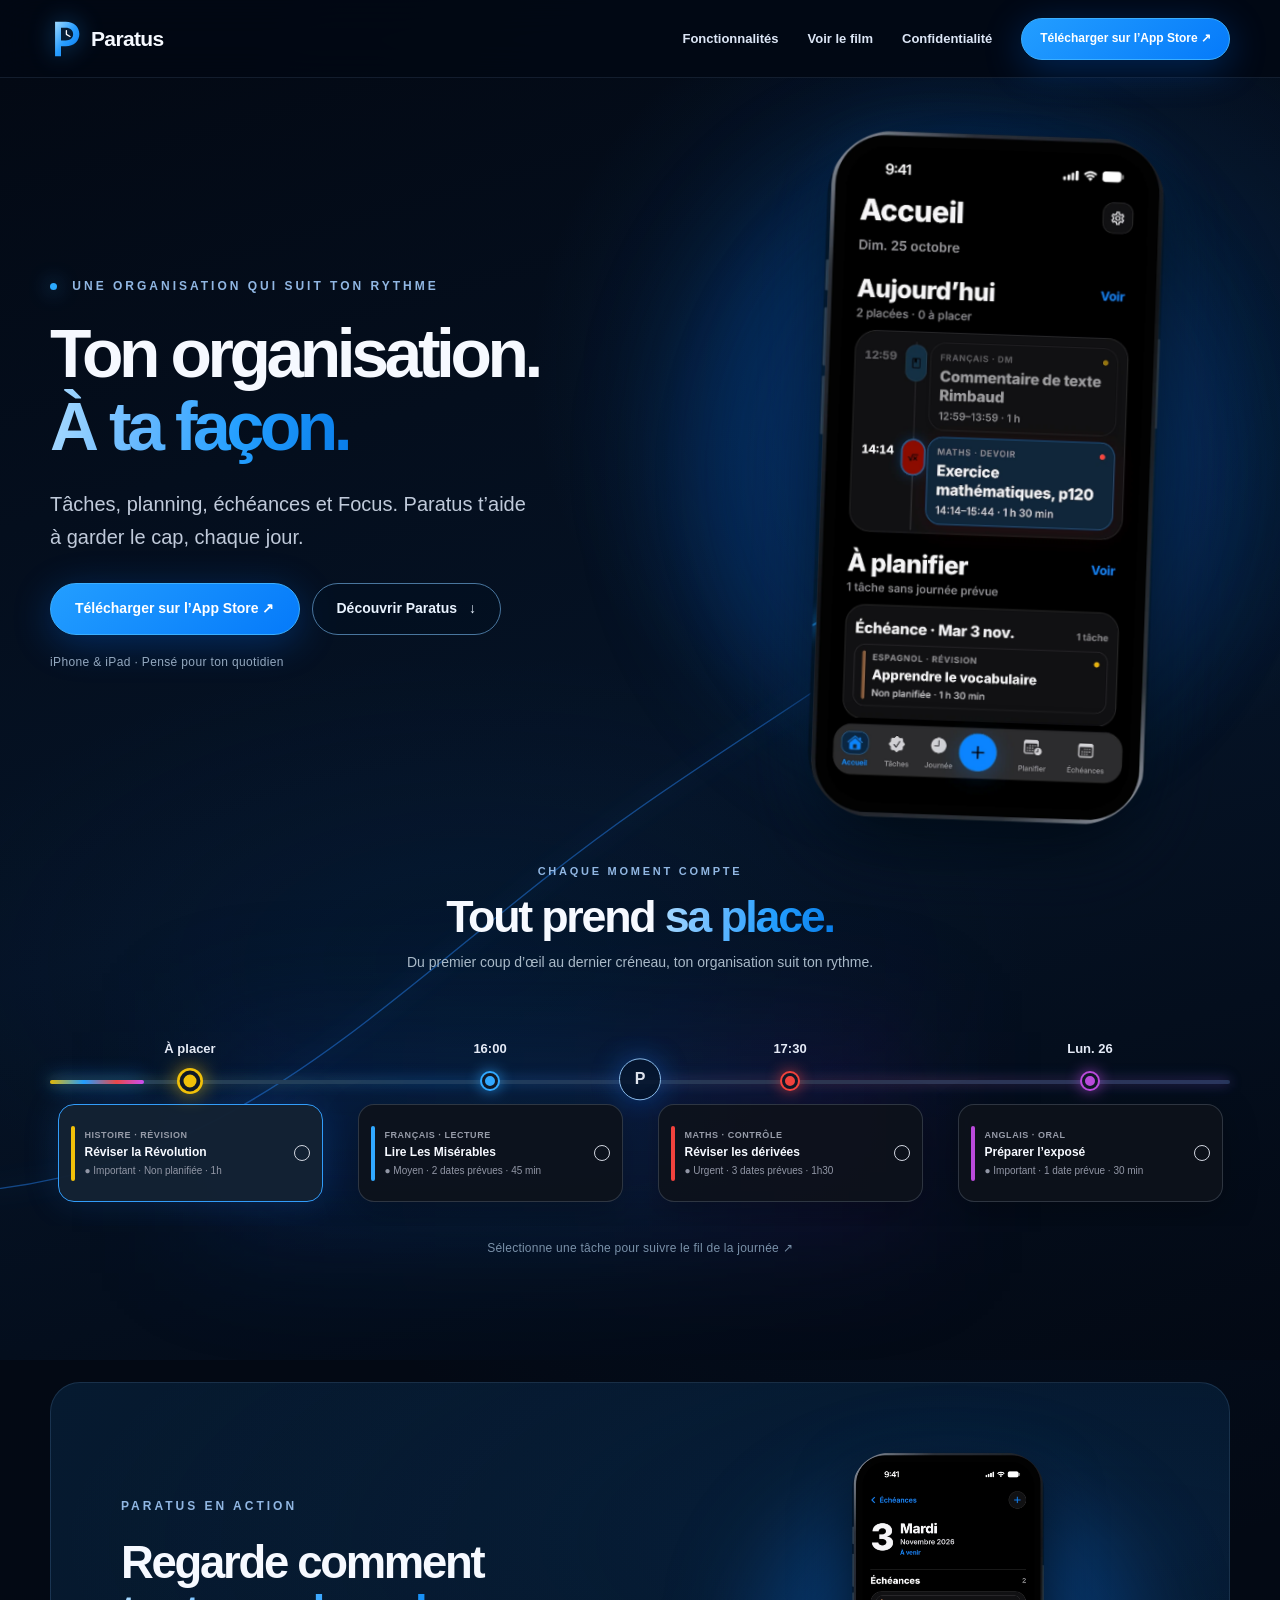
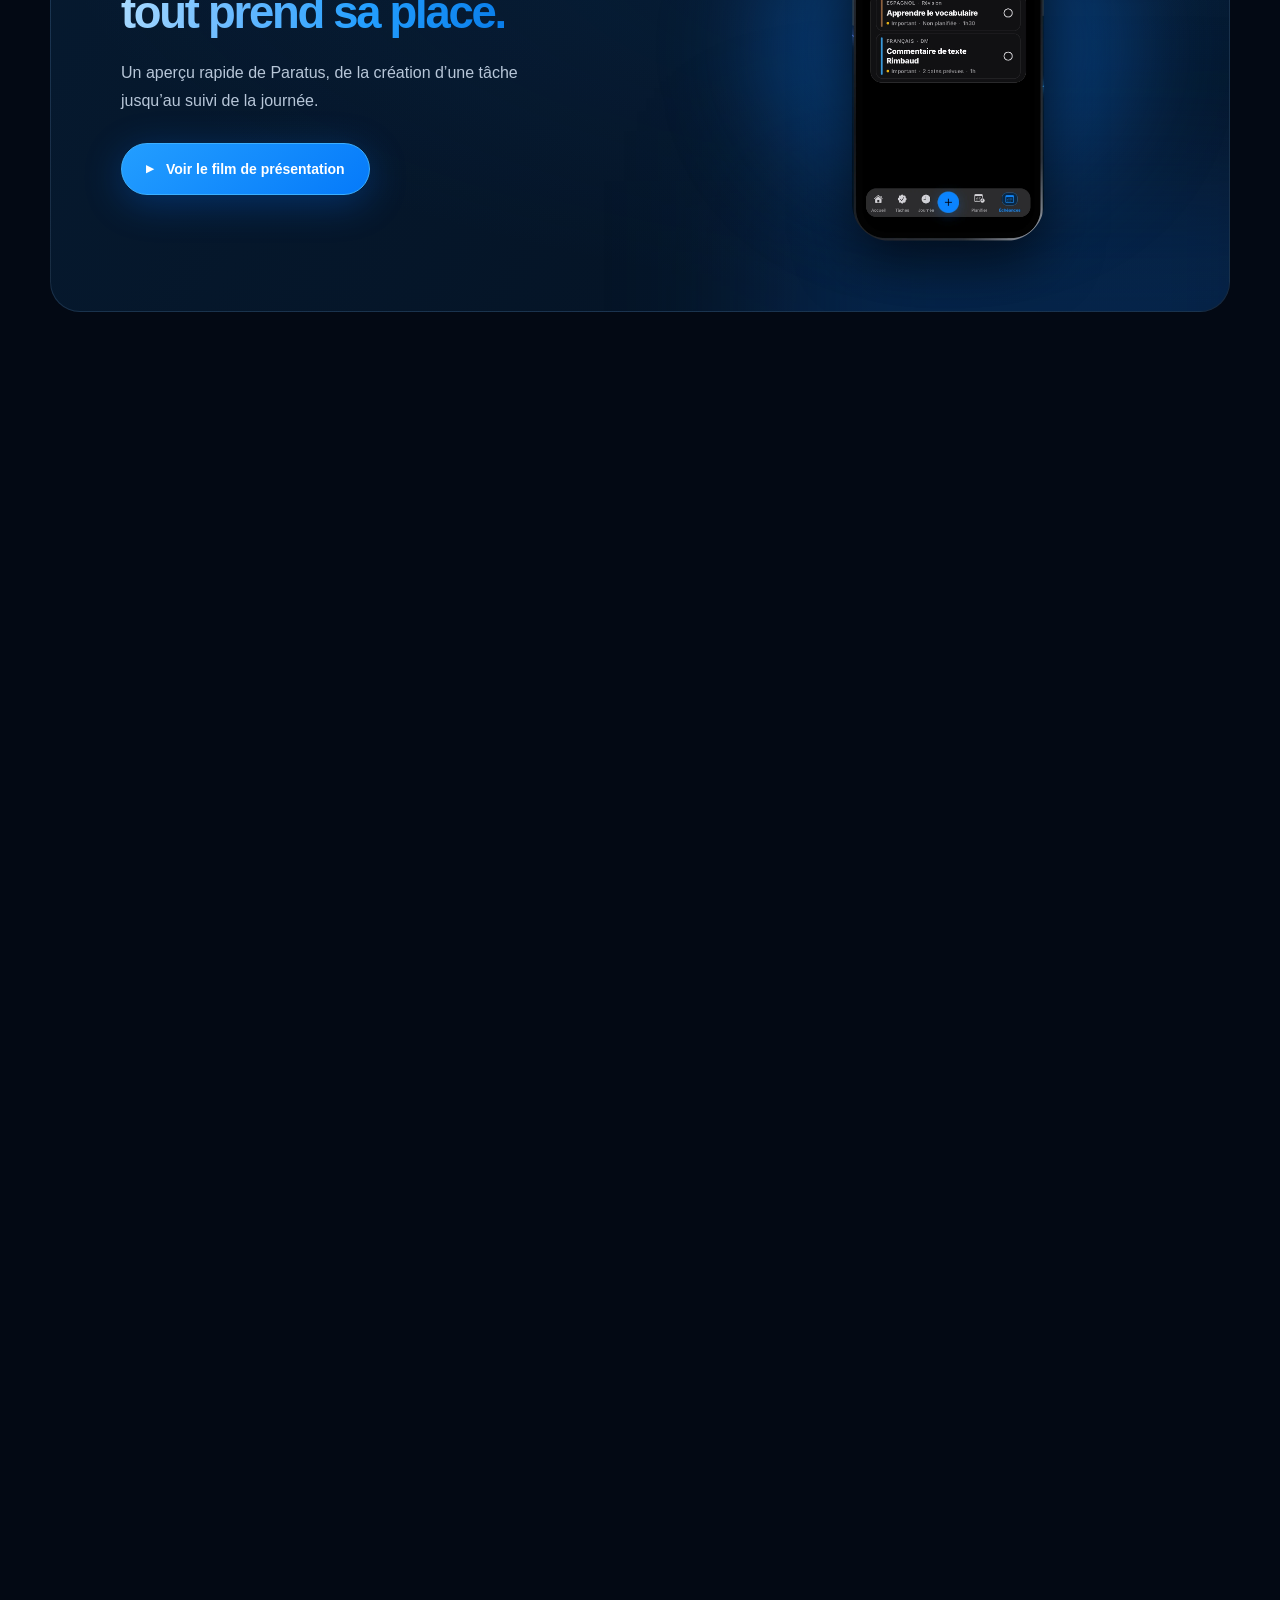
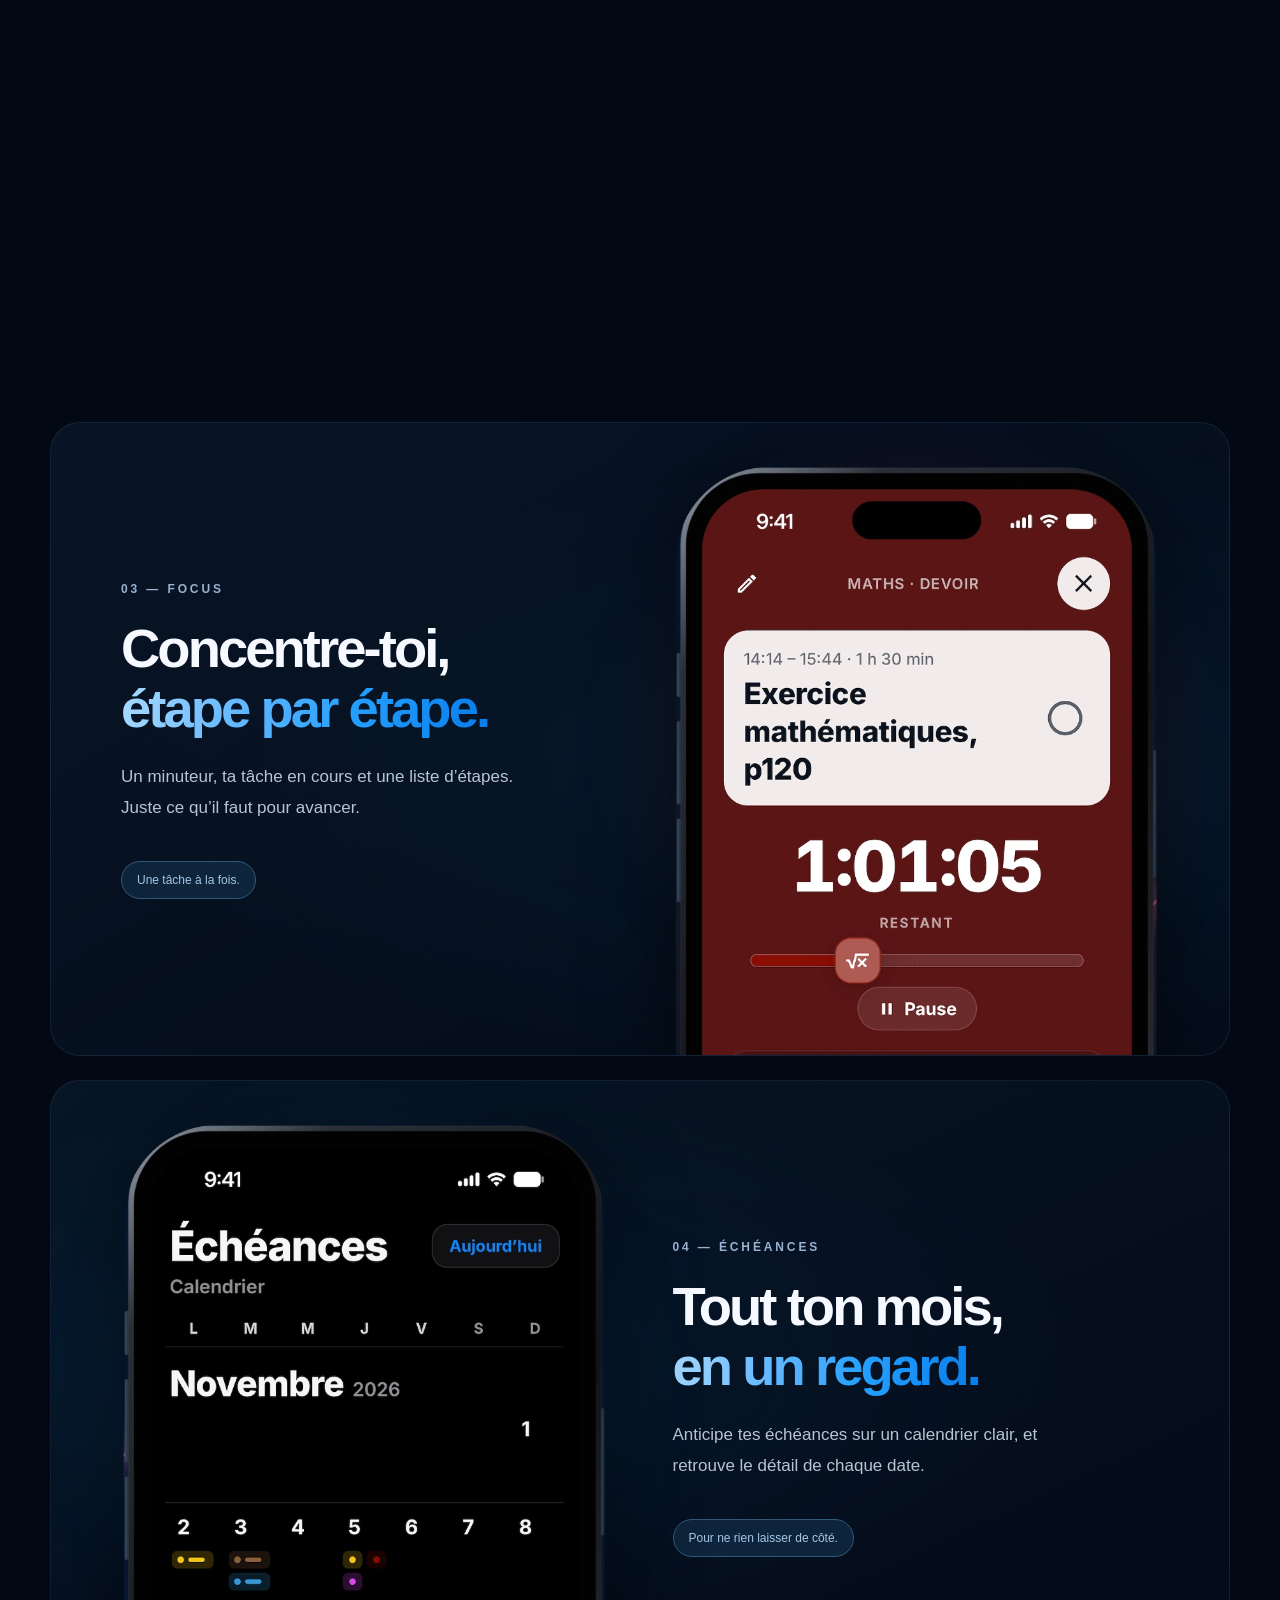
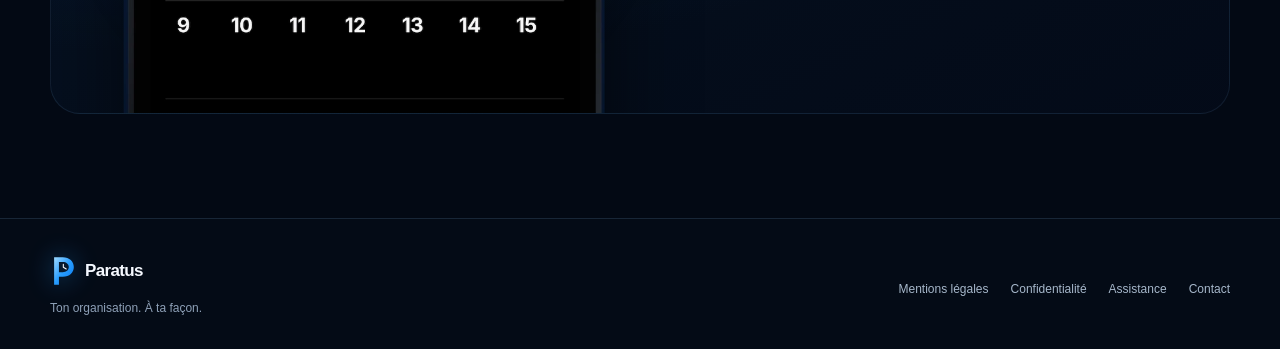
<file: index.html>
<!doctype html>
<html lang="fr">
<head>
  <meta charset="utf-8">
  <meta name="viewport" content="width=device-width, initial-scale=1">
  <meta name="theme-color" content="#050b17">
  <meta name="description" content="Paratus, votre organisation à votre façon. Tâches, journée, planification, échéances et Focus sur iPhone et iPad.">
  <meta name="robots" content="index,follow">
  <meta name="paratus-app-store-url" content="https://apps.apple.com/fr/app/id6826694305">
  <title>Paratus — Ton organisation. À ta façon.</title>
  <link rel="icon" type="image/svg+xml" href="assets/logo-paratus.svg">
  <link rel="preload" as="image" href="assets/iphone-hero.webp">
  <link rel="stylesheet" href="styles.css">
  <script defer src="interactions.js"></script>

</head>
<body>
<a class="skip-link" href="#contenu">Passer au contenu</a>
<header class="header" id="haut">
  <nav class="nav shell" aria-label="Navigation principale">
    <a class="brand" href="#haut" aria-label="Paratus, accueil"><img class="brand-logo" src="assets/logo-paratus.svg" width="34" height="42" alt=""><span>Paratus</span></a>
    <div class="nav-links">
      <a href="#fonctionnalites">Fonctionnalités</a>
      <button type="button" class="nav-text-button" data-open-video>Voir le film</button>
      <a class="nav-privacy" href="https://getparatus.fr/confidentialite.html">Confidentialité</a>
      <a class="button button-small button-primary" href="https://apps.apple.com/fr/app/id6826694305" data-appstore target="_blank" rel="noopener noreferrer">Télécharger sur l’App Store <span aria-hidden="true">↗</span></a>
    </div>
  </nav>
</header>
<main id="contenu">
  <div class="opening-scene" id="decouvrir">
    <div class="scene-glow glow-one" aria-hidden="true"></div>
    <div class="scene-glow glow-two" aria-hidden="true"></div>
    <svg class="scene-line" aria-hidden="true" viewBox="0 0 1440 1160" preserveAspectRatio="none"><path d="M-80 1010 C280 1000 435 820 720 660 S1090 500 1490 80"/></svg>
    <section class="hero shell" aria-labelledby="hero-title">
      <div class="hero-copy reveal is-visible">
        <p class="eyebrow"><span class="eyebrow-dot"></span> UNE ORGANISATION QUI SUIT TON RYTHME</p>
        <h1 id="hero-title">Ton organisation.<br><span class="gradient-text">À ta façon.</span></h1>
        <p class="hero-description">Tâches, planning, échéances et Focus. Paratus t’aide à garder le cap, chaque jour.</p>
        <div class="hero-actions">
          <a class="button button-primary" href="https://apps.apple.com/fr/app/id6826694305" data-appstore target="_blank" rel="noopener noreferrer">Télécharger sur l’App Store <span aria-hidden="true">↗</span></a>
          <a class="button button-outline" href="#video">Découvrir Paratus <span aria-hidden="true">↓</span></a>
        
</div>
        <p class="hero-note">iPhone &amp; iPad · Pensé pour ton quotidien</p>
      </div>
      <div class="hero-visual reveal is-visible">
        <span class="phone-aura" aria-hidden="true"></span>
        <img class="hero-phone" src="assets/iphone-hero.webp" alt="Écran réel de Paratus sur iPhone : accueil, tâches et échéances" width="763" height="1541" fetchpriority="high" decoding="async">
        
      </div>
    </section>
    <section class="timeline-shell" aria-labelledby="timeline-heading" id="timeline">
      <div class="shell timeline-heading-wrap reveal"><p class="eyebrow timeline-overline">CHAQUE MOMENT COMPTE</p><h2 id="timeline-heading">Tout prend <span class="gradient-text">sa place.</span></h2><p>Du premier coup d’œil au dernier créneau, ton organisation suit ton rythme.</p></div>
      <div class="timeline-viewport">
        <div class="timeline-body shell" id="interactive-timeline">
          <div class="timeline-rail" aria-hidden="true"><div class="timeline-track"></div><div class="timeline-fill"></div></div>
          <div class="timeline-moments" aria-label="Explorer les étapes d’une journée">
            <button class="timeline-item is-active" type="button" data-moment="0" aria-pressed="true"><span class="time-label">À placer</span><span class="time-point amber"></span><span class="task-card"><span class="task-color amber"></span><span class="task-content"><span class="task-meta">HISTOIRE · RÉVISION</span><strong>Réviser la Révolution</strong><span class="task-details">● Important · Non planifiée · 1h</span></span><span class="task-check"></span></span></button>
            <button class="timeline-item" type="button" data-moment="1" aria-pressed="false"><span class="time-label">16:00</span><span class="time-point azure"></span><span class="task-card"><span class="task-color azure"></span><span class="task-content"><span class="task-meta">FRANÇAIS · LECTURE</span><strong>Lire Les Misérables</strong><span class="task-details">● Moyen · 2 dates prévues · 45 min</span></span><span class="task-check"></span></span></button>
            <button class="timeline-item" type="button" data-moment="2" aria-pressed="false"><span class="time-label">17:30</span><span class="time-point red"></span><span class="task-card"><span class="task-color red"></span><span class="task-content"><span class="task-meta">MATHS · CONTRÔLE</span><strong>Réviser les dérivées</strong><span class="task-details">● Urgent · 3 dates prévues · 1h30</span></span><span class="task-check"></span></span></button>
            <button class="timeline-item" type="button" data-moment="3" aria-pressed="false"><span class="time-label">Lun. 26</span><span class="time-point violet"></span><span class="task-card"><span class="task-color violet"></span><span class="task-content"><span class="task-meta">ANGLAIS · ORAL</span><strong>Préparer l’exposé</strong><span class="task-details">● Important · 1 date prévue · 30 min</span></span><span class="task-check"></span></span></button>
          </div>
          <div class="timeline-center-mark" aria-hidden="true">P</div>
        </div>
      </div>
      <p class="timeline-hint">Sélectionne une tâche pour suivre le fil de la journée <span aria-hidden="true">↗</span></p>
    </section>
  </div>
  <section class="film-section shell reveal" id="video" aria-labelledby="film-section-title">
    <div class="film-copy"><p class="eyebrow">PARATUS EN ACTION</p><h2 id="film-section-title">Regarde comment<br><span class="gradient-text">tout prend sa place.</span></h2><p>Un aperçu rapide de Paratus, de la création d’une tâche jusqu’au suivi de la journée.</p><button class="button button-primary" type="button" data-open-video><span class="play-glyph" aria-hidden="true">▶</span> Voir le film de présentation</button></div>
    <div class="film-poster" aria-label="Capture réelle de Paratus : détail des échéances d’une journée"><span class="film-aura" aria-hidden="true"></span><img src="assets/iphone-detail.webp" loading="lazy" alt="Écran réel de Paratus : détail des échéances du 3 novembre" width="763" height="1541"></div>
  </section>
  <section id="fonctionnalites" class="feature-story shell" aria-labelledby="features-title">
    <header class="features-intro reveal"><p class="eyebrow">DÉCOUVRE PARATUS</p><h2 id="features-title">Une appli. <span class="gradient-text">Tout s’éclaire.</span></h2><p>Tout ce dont tu as besoin pour organiser ton temps, sans t’éparpiller.</p></header>
    <article class="story-row reveal" id="accueil"><div class="story-copy"><span class="story-index">01 — ACCUEIL</span><h3>Ta journée,<br><span class="gradient-text">d’un coup d’œil.</span></h3><p>Visualise ce qui est prévu, ce qui reste à placer et tes échéances, au même endroit.</p><span class="story-chip">Tout ce qui compte, sans chercher.</span></div><div class="story-art"><span class="story-halo"></span><img loading="lazy" src="assets/iphone-accueil.webp" alt="Capture réelle de Paratus, page Accueil avec les tâches du jour" width="763" height="1541"></div></article>
    <article class="story-row story-reversed reveal" id="planning"><div class="story-copy"><span class="story-index">02 — PLANIFICATION</span><h3>Place tes tâches<br><span class="gradient-text">dans ta semaine.</span></h3><p>Répartis tes activités entre tes journées, repère tes créneaux et garde une vue d’ensemble.</p><span class="story-chip">Du temps pour chaque chose.</span></div><div class="story-art"><span class="story-halo"></span><img loading="lazy" src="assets/iphone-planification.webp" alt="Capture réelle de Paratus, écran de planification hebdomadaire" width="763" height="1541"></div></article>
    <article class="story-row story-focus reveal" id="focus"><div class="story-copy"><span class="story-index">03 — FOCUS</span><h3>Concentre-toi,<br><span class="gradient-text">étape par étape.</span></h3><p>Un minuteur, ta tâche en cours et une liste d’étapes. Juste ce qu’il faut pour avancer.</p><span class="story-chip">Une tâche à la fois.</span></div><div class="story-art"><span class="story-halo"></span><img loading="lazy" src="assets/iphone-focus.webp" alt="Capture réelle de Paratus, mode Focus avec un minuteur et sa liste d’étapes" width="763" height="1541"></div></article>
    <article class="story-row story-reversed reveal" id="echeances"><div class="story-copy"><span class="story-index">04 — ÉCHÉANCES</span><h3>Tout ton mois,<br><span class="gradient-text">en un regard.</span></h3><p>Anticipe tes échéances sur un calendrier clair, et retrouve le détail de chaque date.</p><span class="story-chip">Pour ne rien laisser de côté.</span></div><div class="story-art"><span class="story-halo"></span><img loading="lazy" src="assets/iphone-echeances.webp" alt="Capture réelle de Paratus, calendrier des échéances du mois" width="763" height="1541"></div></article>
  </section>
</main>
<footer class="footer"><div class="shell footer-inner"><div><a class="brand footer-brand" href="#haut"><img class="brand-logo" src="assets/logo-paratus.svg" width="29" height="34" alt=""><span>Paratus</span></a><p>Ton organisation. À ta façon.</p></div><nav aria-label="Liens d’information et légaux"><a href="https://getparatus.fr/mentions-legales.html">Mentions légales</a><a href="https://getparatus.fr/confidentialite.html">Confidentialité</a><a href="https://getparatus.fr/assistance.html">Assistance</a><a href="mailto:contact.getparatus@gmail.com">Contact</a></nav></div></footer>
<div class="video-modal" id="video-modal" hidden><div class="video-backdrop" data-close-video></div><section class="video-dialog" role="dialog" aria-modal="true" aria-labelledby="modal-title" tabindex="-1"><div class="video-toolbar"><h2 id="modal-title">Découvrir Paratus</h2><button class="video-close" type="button" data-close-video aria-label="Fermer la vidéo">✕</button></div><video id="promo-video" controls playsinline preload="none" poster="assets/iphone-detail.webp"><source src="https://getparatus.fr/assets/paratus-pub-v5.mp4" type="video/mp4">La vidéo n’est pas disponible sur ce navigateur.</video><p>Vidéo existante du site officiel, chargée lorsque tu la lances.</p></section></div>
</body>
</html>
</file>
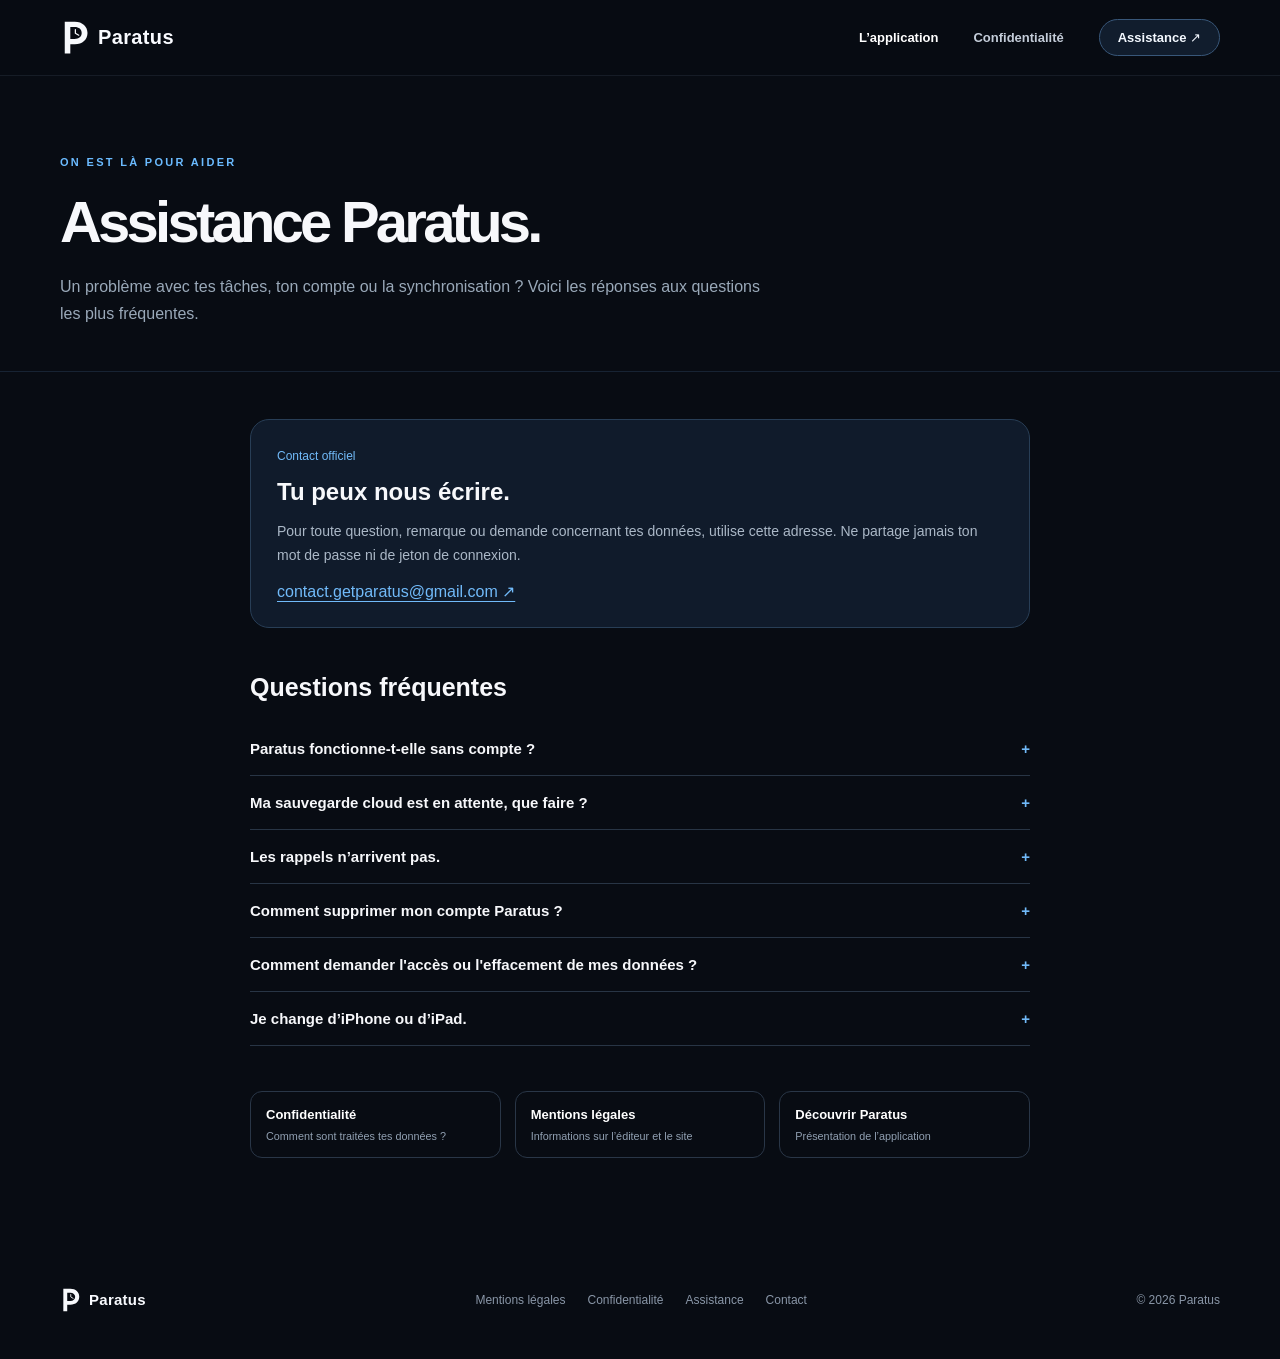
<file: assistance.html>
<!doctype html><html lang="fr"><head><meta charset="utf-8"><meta name="viewport" content="width=device-width,initial-scale=1"><meta name="theme-color" content="#080c13"><title>Assistance — Paratus</title><meta name="description" content="Questions fréquentes et contact Paratus."><meta name="robots" content="noindex,nofollow"><link rel="canonical" href="https://getparatus.fr/assistance.html"><link rel="icon" type="image/svg+xml" href="assets/logo.svg"><link rel="stylesheet" href="assets/premium.css"></head><body class="content-page"><a class="skip" href="#contenu">Passer au contenu</a><header class="site-header"><nav class="wrap topbar" aria-label="Navigation principale"><a class="brand" href="index.html" aria-label="Paratus, accueil"><img src="assets/logo.svg" alt="" width="28" height="42"><span>Paratus</span></a><div class="nav-links"><a href="index.html">L’application</a><a href="confidentialite.html">Confidentialité</a><a href="assistance.html">Assistance ↗</a></div></nav></header><main id="contenu"><header class="page-hero"><div class="wrap"><span class="eyebrow">On est là pour aider</span><h1>Assistance Paratus.</h1><p>Un problème avec tes tâches, ton compte ou la synchronisation ? Voici les réponses aux questions les plus fréquentes.</p></div></header><div class="page-body"><div class="contact-panel"><span class="pill">Contact officiel</span><h2 style="margin-top:14px">Tu peux nous écrire.</h2><p>Pour toute question, remarque ou demande concernant tes données, utilise cette adresse. Ne partage jamais ton mot de passe ni de jeton de connexion.</p><a class="contact-mail" href="mailto:contact.getparatus@gmail.com?subject=Assistance%20Paratus">contact.getparatus@gmail.com ↗</a></div><h2>Questions fréquentes</h2><div class="faq"><details><summary>Paratus fonctionne-t-elle sans compte ?</summary><p>Oui. Tes tâches, matières et préférences restent sur l’appareil. La synchronisation avec Firebase nécessite une connexion facultative via Google ou Apple.</p></details><details><summary>Ma sauvegarde cloud est en attente, que faire ?</summary><p>Vérifie ta connexion Internet, puis consulte Réglages → Profil et compte → Sauvegarde et synchronisation. La reprise s’effectue lorsque l’application est utilisée et qu’une connexion est disponible. Si un conflit est signalé, évite de supprimer ou réinstaller l’application avant de demander de l’aide.</p></details><details><summary>Les rappels n’arrivent pas.</summary><p>Vérifie les autorisations de notification d’iOS/iPadOS, les préférences de rappel de Paratus et les horaires des tâches. Les rappels sont locaux et soumis aux limitations du système.</p></details><details><summary>Comment supprimer mon compte Paratus ?</summary><p>Dans Paratus, ouvre Réglages → Profil et compte → Supprimer mon compte et suis les confirmations. Cette action ne supprime pas ton compte Google ni ton identifiant Apple personnel. En cas de difficulté, écris-nous à l’adresse ci-dessus.</p></details><details><summary>Comment demander l'accès ou l'effacement de mes données ?</summary><p>Écris-nous depuis l’adresse liée à ton compte, en précisant qu’il s’agit d’une demande relative aux données personnelles. N’envoie pas d’informations confidentielles supplémentaires sans nécessité.</p></details><details><summary>Je change d’iPhone ou d’iPad.</summary><p>Si tu utilisais la synchronisation avec un compte, reconnecte-toi avec la même identité Google ou Apple. Avant toute réinitialisation de ton ancien appareil, vérifie que la sauvegarde est à jour.</p></details></div><div class="more-grid"><a href="confidentialite.html">Confidentialité <small>Comment sont traitées tes données ?</small></a><a href="mentions-legales.html">Mentions légales <small>Informations sur l’éditeur et le site</small></a><a href="index.html">Découvrir Paratus <small>Présentation de l’application</small></a></div></div></main><footer class="footer"><div class="wrap footer-inner"><a class="brand brand-footer" href="index.html"><img src="assets/logo.svg" alt="" width="21" height="32"><span>Paratus</span></a><div class="footer-links"><a href="mentions-legales.html">Mentions légales</a><a href="confidentialite.html">Confidentialité</a><a href="assistance.html">Assistance</a><a href="mailto:contact.getparatus@gmail.com">Contact</a></div><small>© 2026 Paratus</small></div></footer></body></html>
</file>
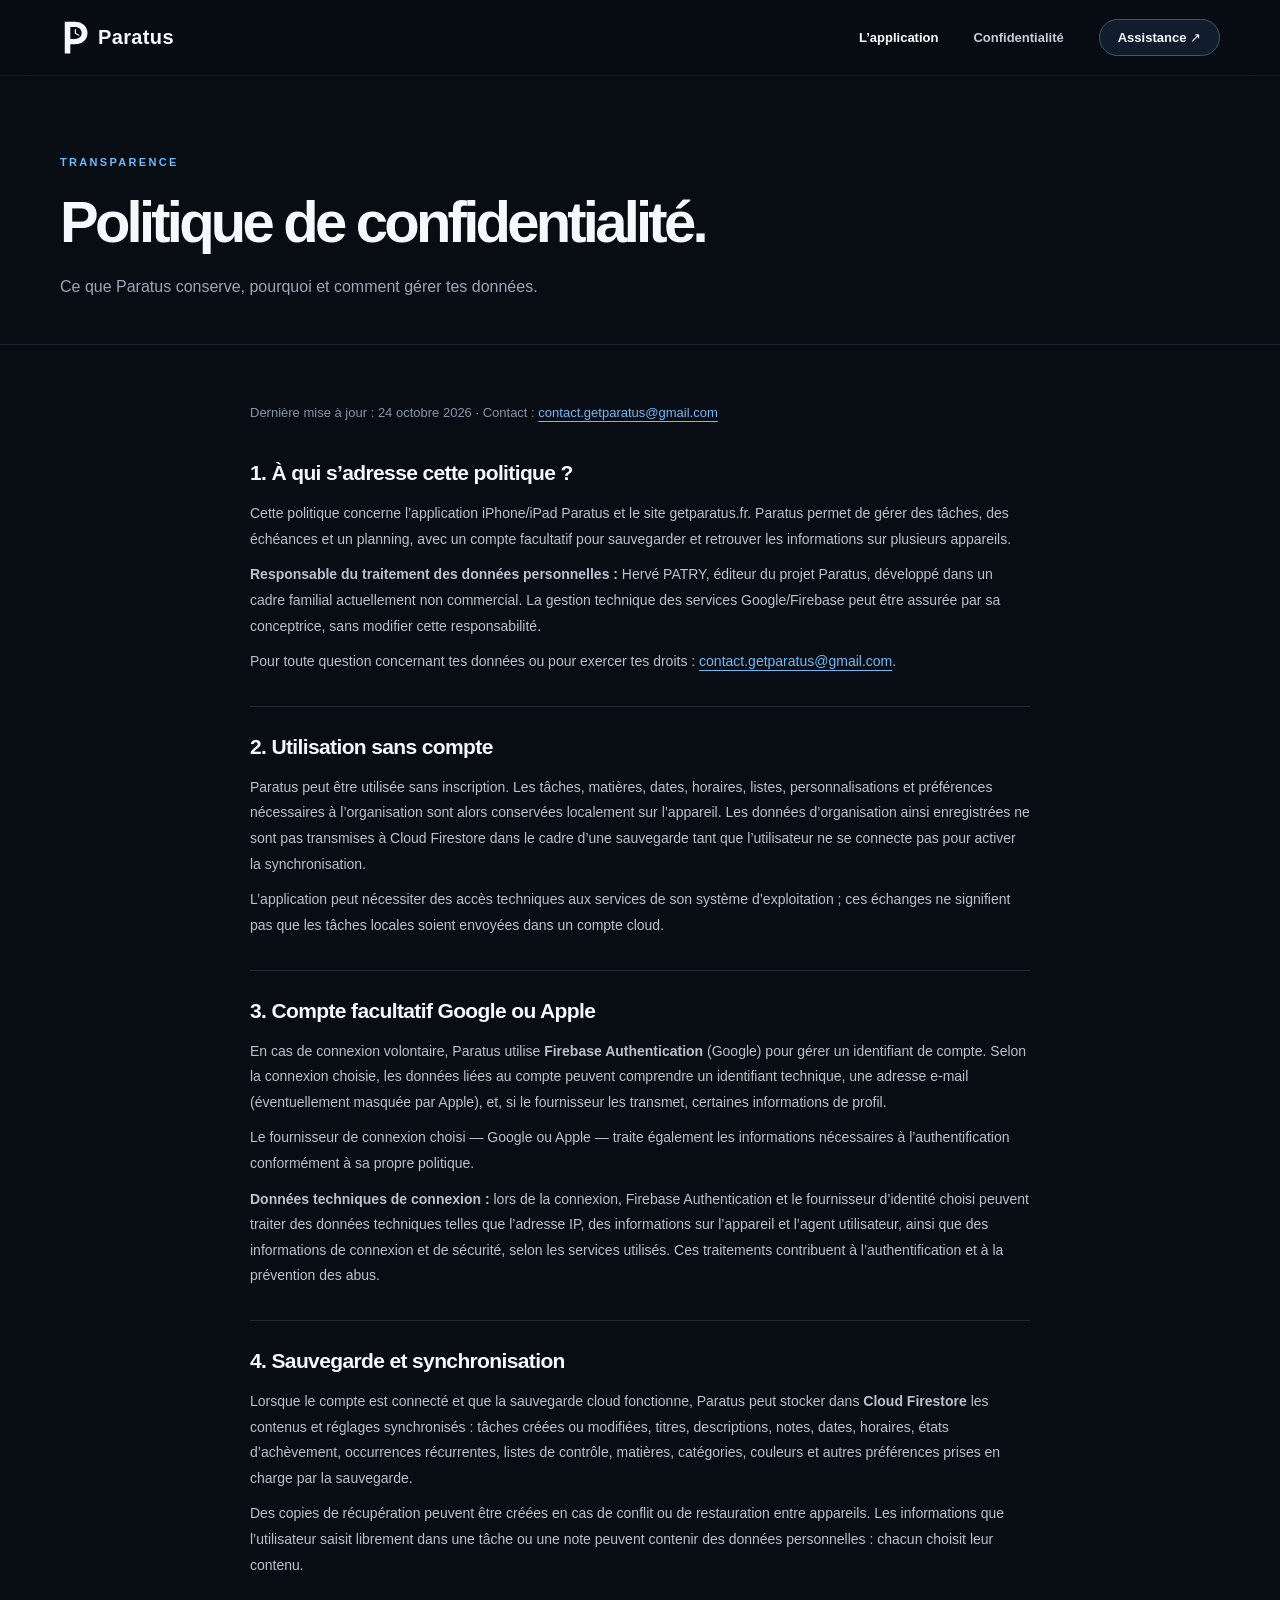
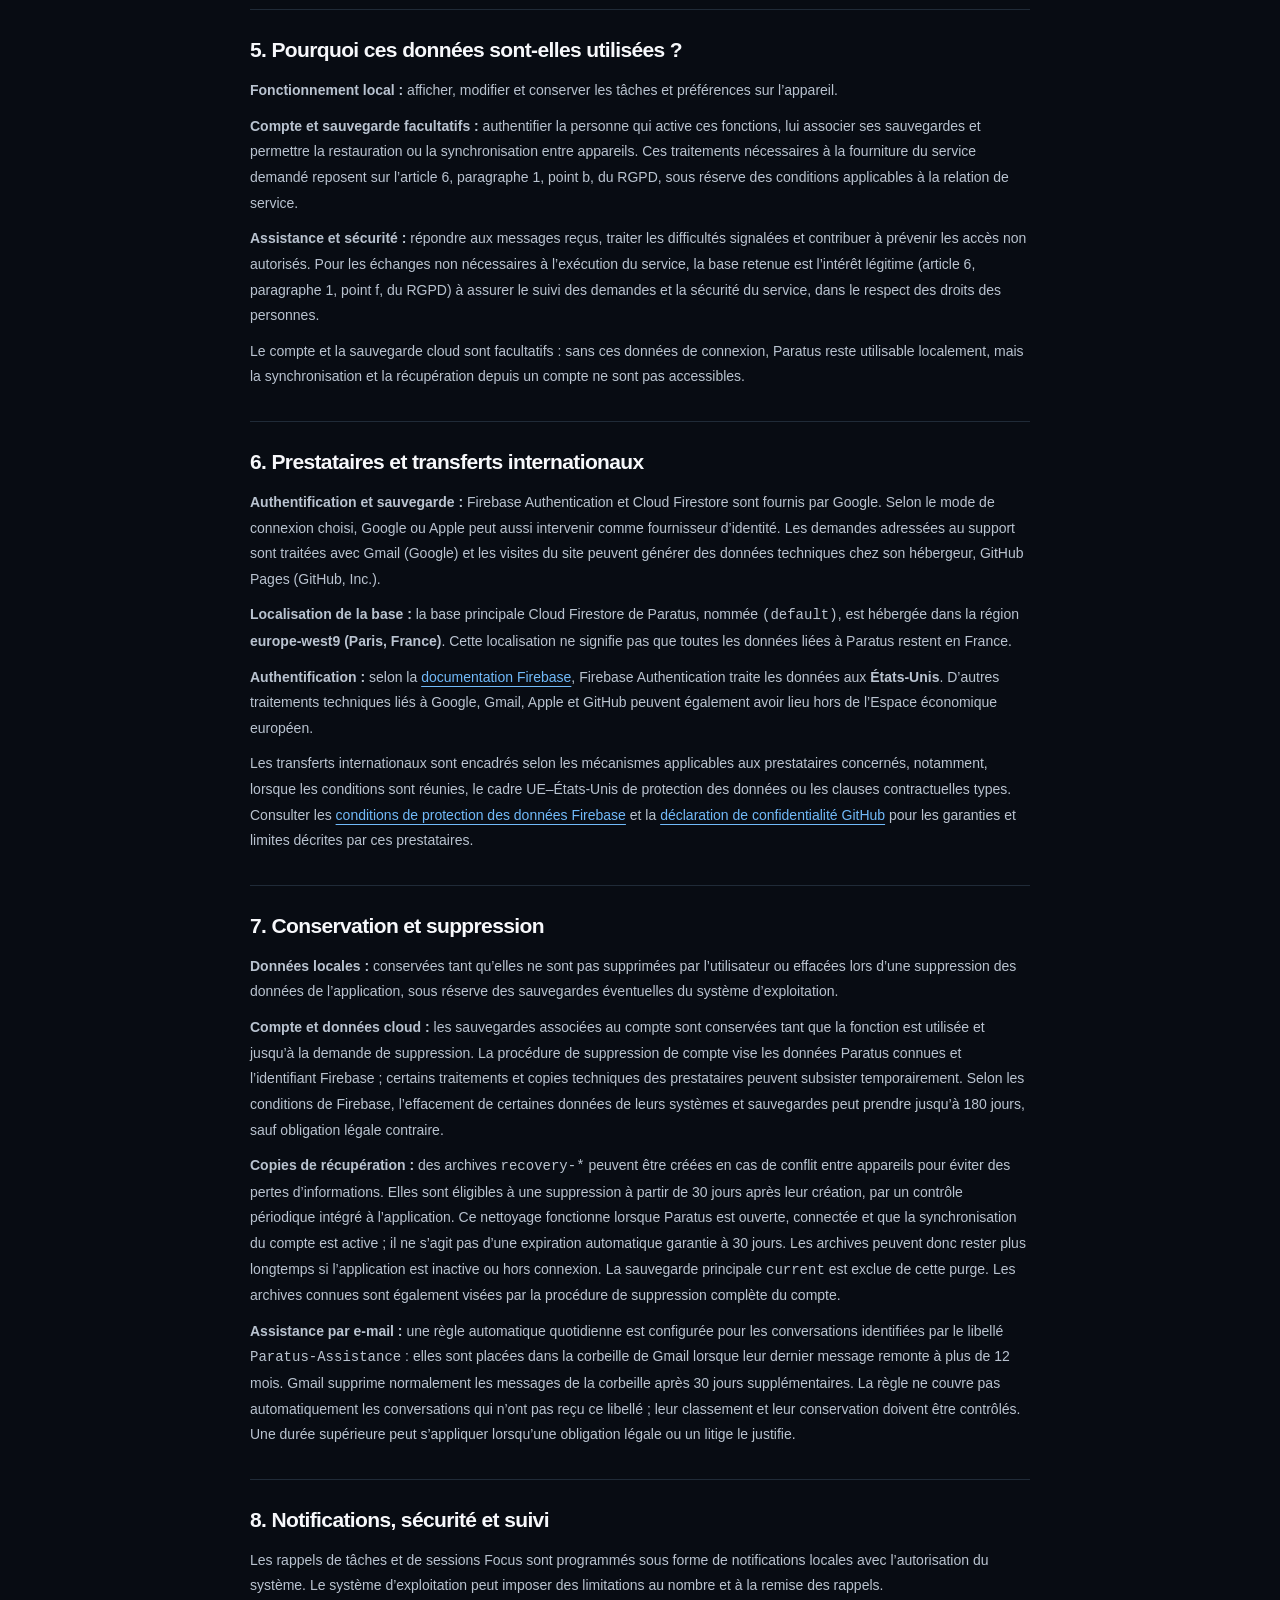
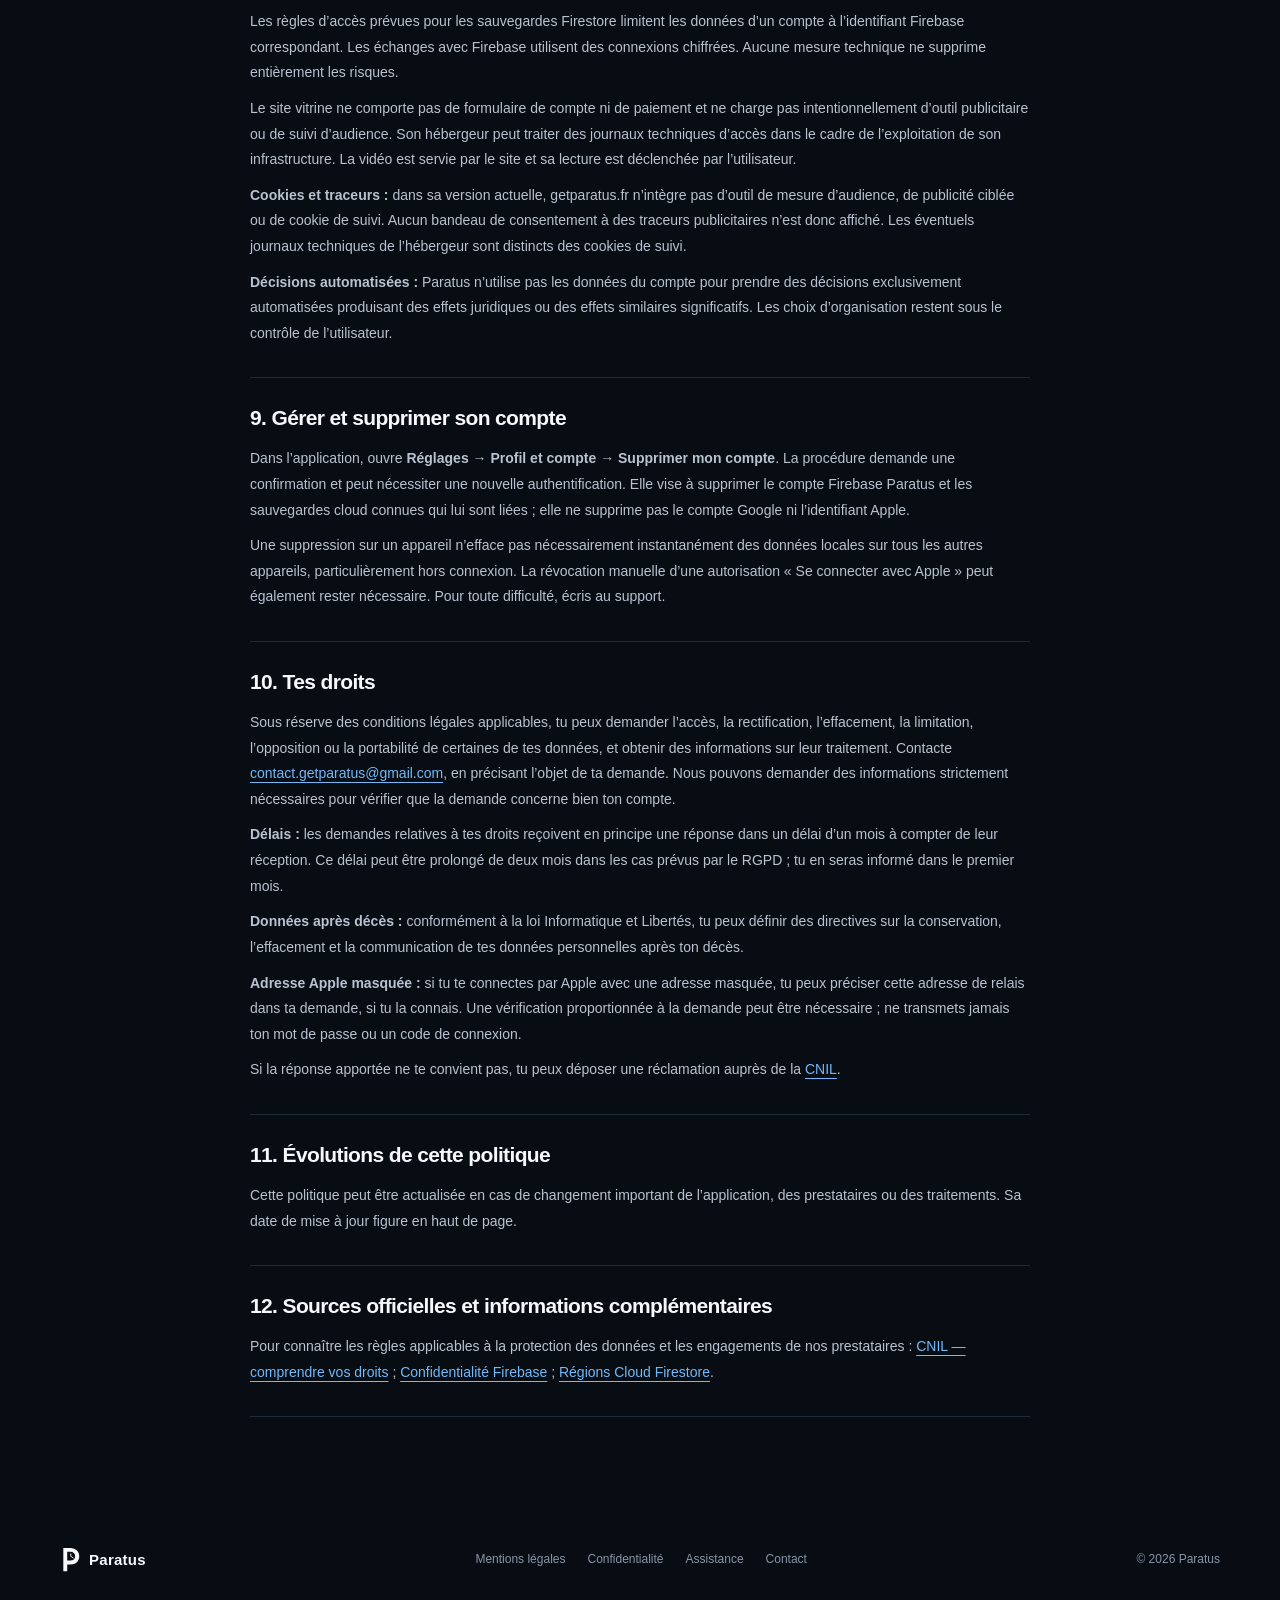
<file: confidentialite.html>
<!doctype html><html lang="fr"><head><meta charset="utf-8"><meta name="viewport" content="width=device-width,initial-scale=1"><meta name="theme-color" content="#080c13"><title>Politique de confidentialité — Paratus</title><meta name="description" content="Utilisation des données par Paratus, fonctionnement sans compte, Firebase et vos droits."><meta name="robots" content="noindex,nofollow"><link rel="canonical" href="https://getparatus.fr/confidentialite.html"><link rel="icon" type="image/svg+xml" href="assets/logo.svg"><link rel="stylesheet" href="assets/premium.css"></head><body class="content-page"><a class="skip" href="#contenu">Passer au contenu</a><header class="site-header"><nav class="wrap topbar" aria-label="Navigation principale"><a class="brand" href="index.html" aria-label="Paratus, accueil"><img src="assets/logo.svg" alt="" width="28" height="42"><span>Paratus</span></a><div class="nav-links"><a href="index.html">L’application</a><a href="confidentialite.html">Confidentialité</a><a href="assistance.html">Assistance ↗</a></div></nav></header><main id="contenu"><header class="page-hero"><div class="wrap"><span class="eyebrow">Transparence</span><h1>Politique de confidentialité.</h1><p>Ce que Paratus conserve, pourquoi et comment gérer tes données.</p></div></header><div class="page-body">
<p style="font-size:13px;color:#8796a9">Dernière mise à jour : 24 octobre 2026 · Contact : <a href="mailto:contact.getparatus@gmail.com">contact.getparatus@gmail.com</a></p>
<section class="legal-section"><h2>1. À qui s’adresse cette politique ?</h2>
<p>Cette politique concerne l’application iPhone/iPad Paratus et le site getparatus.fr. Paratus permet de gérer des tâches, des échéances et un planning, avec un compte facultatif pour sauvegarder et retrouver les informations sur plusieurs appareils.</p>
<p><strong>Responsable du traitement des données personnelles :</strong> Hervé PATRY, éditeur du projet Paratus, développé dans un cadre familial actuellement non commercial. La gestion technique des services Google/Firebase peut être assurée par sa conceptrice, sans modifier cette responsabilité.</p>
<p>Pour toute question concernant tes données ou pour exercer tes droits : <a href="mailto:contact.getparatus@gmail.com">contact.getparatus@gmail.com</a>.</p></section>
<section class="legal-section"><h2>2. Utilisation sans compte</h2>
<p>Paratus peut être utilisée sans inscription. Les tâches, matières, dates, horaires, listes, personnalisations et préférences nécessaires à l’organisation sont alors conservées localement sur l’appareil. Les données d’organisation ainsi enregistrées ne sont pas transmises à Cloud Firestore dans le cadre d’une sauvegarde tant que l’utilisateur ne se connecte pas pour activer la synchronisation.</p>
<p>L’application peut nécessiter des accès techniques aux services de son système d’exploitation ; ces échanges ne signifient pas que les tâches locales soient envoyées dans un compte cloud.</p></section>
<section class="legal-section"><h2>3. Compte facultatif Google ou Apple</h2>
<p>En cas de connexion volontaire, Paratus utilise <strong>Firebase Authentication</strong> (Google) pour gérer un identifiant de compte. Selon la connexion choisie, les données liées au compte peuvent comprendre un identifiant technique, une adresse e-mail (éventuellement masquée par Apple), et, si le fournisseur les transmet, certaines informations de profil.</p>
<p>Le fournisseur de connexion choisi — Google ou Apple — traite également les informations nécessaires à l’authentification conformément à sa propre politique.</p>
<p><strong>Données techniques de connexion :</strong> lors de la connexion, Firebase Authentication et le fournisseur d’identité choisi peuvent traiter des données techniques telles que l’adresse IP, des informations sur l’appareil et l’agent utilisateur, ainsi que des informations de connexion et de sécurité, selon les services utilisés. Ces traitements contribuent à l’authentification et à la prévention des abus.</p></section>
<section class="legal-section"><h2>4. Sauvegarde et synchronisation</h2>
<p>Lorsque le compte est connecté et que la sauvegarde cloud fonctionne, Paratus peut stocker dans <strong>Cloud Firestore</strong> les contenus et réglages synchronisés : tâches créées ou modifiées, titres, descriptions, notes, dates, horaires, états d’achèvement, occurrences récurrentes, listes de contrôle, matières, catégories, couleurs et autres préférences prises en charge par la sauvegarde.</p>
<p>Des copies de récupération peuvent être créées en cas de conflit ou de restauration entre appareils. Les informations que l’utilisateur saisit librement dans une tâche ou une note peuvent contenir des données personnelles : chacun choisit leur contenu.</p></section>
<section class="legal-section"><h2>5. Pourquoi ces données sont-elles utilisées ?</h2>
<p><strong>Fonctionnement local :</strong> afficher, modifier et conserver les tâches et préférences sur l’appareil.</p>
<p><strong>Compte et sauvegarde facultatifs :</strong> authentifier la personne qui active ces fonctions, lui associer ses sauvegardes et permettre la restauration ou la synchronisation entre appareils. Ces traitements nécessaires à la fourniture du service demandé reposent sur l’article 6, paragraphe 1, point b, du RGPD, sous réserve des conditions applicables à la relation de service.</p>
<p><strong>Assistance et sécurité :</strong> répondre aux messages reçus, traiter les difficultés signalées et contribuer à prévenir les accès non autorisés. Pour les échanges non nécessaires à l’exécution du service, la base retenue est l’intérêt légitime (article 6, paragraphe 1, point f, du RGPD) à assurer le suivi des demandes et la sécurité du service, dans le respect des droits des personnes.</p>
<p>Le compte et la sauvegarde cloud sont facultatifs : sans ces données de connexion, Paratus reste utilisable localement, mais la synchronisation et la récupération depuis un compte ne sont pas accessibles.</p></section>
<section class="legal-section"><h2>6. Prestataires et transferts internationaux</h2>
<p><strong>Authentification et sauvegarde :</strong> Firebase Authentication et Cloud Firestore sont fournis par Google. Selon le mode de connexion choisi, Google ou Apple peut aussi intervenir comme fournisseur d’identité. Les demandes adressées au support sont traitées avec Gmail (Google) et les visites du site peuvent générer des données techniques chez son hébergeur, GitHub Pages (GitHub, Inc.).</p>
<p><strong>Localisation de la base :</strong> la base principale Cloud Firestore de Paratus, nommée <code>(default)</code>, est hébergée dans la région <strong>europe-west9 (Paris, France)</strong>. Cette localisation ne signifie pas que toutes les données liées à Paratus restent en France.</p>
<p><strong>Authentification :</strong> selon la <a href="https://firebase.google.com/support/privacy" rel="noopener noreferrer">documentation Firebase</a>, Firebase Authentication traite les données aux <strong>États-Unis</strong>. D’autres traitements techniques liés à Google, Gmail, Apple et GitHub peuvent également avoir lieu hors de l’Espace économique européen.</p>
<p>Les transferts internationaux sont encadrés selon les mécanismes applicables aux prestataires concernés, notamment, lorsque les conditions sont réunies, le cadre UE–États-Unis de protection des données ou les clauses contractuelles types. Consulter les <a href="https://firebase.google.com/terms/data-processing-terms" rel="noopener noreferrer">conditions de protection des données Firebase</a> et la <a href="https://docs.github.com/fr/site-policy/privacy-policies/github-general-privacy-statement" rel="noopener noreferrer">déclaration de confidentialité GitHub</a> pour les garanties et limites décrites par ces prestataires.</p></section>
<section class="legal-section"><h2>7. Conservation et suppression</h2>
<p><strong>Données locales :</strong> conservées tant qu’elles ne sont pas supprimées par l’utilisateur ou effacées lors d’une suppression des données de l’application, sous réserve des sauvegardes éventuelles du système d’exploitation.</p>
<p><strong>Compte et données cloud :</strong> les sauvegardes associées au compte sont conservées tant que la fonction est utilisée et jusqu’à la demande de suppression. La procédure de suppression de compte vise les données Paratus connues et l’identifiant Firebase ; certains traitements et copies techniques des prestataires peuvent subsister temporairement. Selon les conditions de Firebase, l’effacement de certaines données de leurs systèmes et sauvegardes peut prendre jusqu’à 180 jours, sauf obligation légale contraire.</p>
<p><strong>Copies de récupération :</strong> des archives <code>recovery-*</code> peuvent être créées en cas de conflit entre appareils pour éviter des pertes d’informations. Elles sont éligibles à une suppression à partir de 30 jours après leur création, par un contrôle périodique intégré à l’application. Ce nettoyage fonctionne lorsque Paratus est ouverte, connectée et que la synchronisation du compte est active ; il ne s’agit pas d’une expiration automatique garantie à 30 jours. Les archives peuvent donc rester plus longtemps si l’application est inactive ou hors connexion. La sauvegarde principale <code>current</code> est exclue de cette purge. Les archives connues sont également visées par la procédure de suppression complète du compte.</p>
<p><strong>Assistance par e-mail :</strong> une règle automatique quotidienne est configurée pour les conversations identifiées par le libellé <code>Paratus-Assistance</code> : elles sont placées dans la corbeille de Gmail lorsque leur dernier message remonte à plus de 12 mois. Gmail supprime normalement les messages de la corbeille après 30 jours supplémentaires. La règle ne couvre pas automatiquement les conversations qui n’ont pas reçu ce libellé ; leur classement et leur conservation doivent être contrôlés. Une durée supérieure peut s’appliquer lorsqu’une obligation légale ou un litige le justifie.</p></section>
<section class="legal-section"><h2>8. Notifications, sécurité et suivi</h2>
<p>Les rappels de tâches et de sessions Focus sont programmés sous forme de notifications locales avec l’autorisation du système. Le système d’exploitation peut imposer des limitations au nombre et à la remise des rappels.</p>
<p>Les règles d’accès prévues pour les sauvegardes Firestore limitent les données d’un compte à l’identifiant Firebase correspondant. Les échanges avec Firebase utilisent des connexions chiffrées. Aucune mesure technique ne supprime entièrement les risques.</p>
<p>Le site vitrine ne comporte pas de formulaire de compte ni de paiement et ne charge pas intentionnellement d’outil publicitaire ou de suivi d’audience. Son hébergeur peut traiter des journaux techniques d’accès dans le cadre de l’exploitation de son infrastructure. La vidéo est servie par le site et sa lecture est déclenchée par l’utilisateur.</p>
<p><strong>Cookies et traceurs :</strong> dans sa version actuelle, getparatus.fr n’intègre pas d’outil de mesure d’audience, de publicité ciblée ou de cookie de suivi. Aucun bandeau de consentement à des traceurs publicitaires n’est donc affiché. Les éventuels journaux techniques de l’hébergeur sont distincts des cookies de suivi.</p>
<p><strong>Décisions automatisées :</strong> Paratus n’utilise pas les données du compte pour prendre des décisions exclusivement automatisées produisant des effets juridiques ou des effets similaires significatifs. Les choix d’organisation restent sous le contrôle de l’utilisateur.</p></section>
<section class="legal-section"><h2>9. Gérer et supprimer son compte</h2>
<p>Dans l’application, ouvre <strong>Réglages → Profil et compte → Supprimer mon compte</strong>. La procédure demande une confirmation et peut nécessiter une nouvelle authentification. Elle vise à supprimer le compte Firebase Paratus et les sauvegardes cloud connues qui lui sont liées ; elle ne supprime pas le compte Google ni l’identifiant Apple.</p>
<p>Une suppression sur un appareil n’efface pas nécessairement instantanément des données locales sur tous les autres appareils, particulièrement hors connexion. La révocation manuelle d’une autorisation « Se connecter avec Apple » peut également rester nécessaire. Pour toute difficulté, écris au support.</p></section>
<section class="legal-section"><h2>10. Tes droits</h2>
<p>Sous réserve des conditions légales applicables, tu peux demander l’accès, la rectification, l’effacement, la limitation, l’opposition ou la portabilité de certaines de tes données, et obtenir des informations sur leur traitement. Contacte <a href="mailto:contact.getparatus@gmail.com">contact.getparatus@gmail.com</a>, en précisant l’objet de ta demande. Nous pouvons demander des informations strictement nécessaires pour vérifier que la demande concerne bien ton compte.</p>
<p><strong>Délais :</strong> les demandes relatives à tes droits reçoivent en principe une réponse dans un délai d’un mois à compter de leur réception. Ce délai peut être prolongé de deux mois dans les cas prévus par le RGPD ; tu en seras informé dans le premier mois.</p>
<p><strong>Données après décès :</strong> conformément à la loi Informatique et Libertés, tu peux définir des directives sur la conservation, l’effacement et la communication de tes données personnelles après ton décès.</p>
<p><strong>Adresse Apple masquée :</strong> si tu te connectes par Apple avec une adresse masquée, tu peux préciser cette adresse de relais dans ta demande, si tu la connais. Une vérification proportionnée à la demande peut être nécessaire ; ne transmets jamais ton mot de passe ou un code de connexion.</p>
<p>Si la réponse apportée ne te convient pas, tu peux déposer une réclamation auprès de la <a href="https://www.cnil.fr/" rel="noopener noreferrer">CNIL</a>.</p></section>
<section class="legal-section"><h2>11. Évolutions de cette politique</h2>
<p>Cette politique peut être actualisée en cas de changement important de l’application, des prestataires ou des traitements. Sa date de mise à jour figure en haut de page.</p></section>
<section class="legal-section"><h2>12. Sources officielles et informations complémentaires</h2><p>Pour connaître les règles applicables à la protection des données et les engagements de nos prestataires : <a href="https://www.cnil.fr/fr/les-droits-pour-maitriser-vos-donnees-personnelles" rel="noopener noreferrer">CNIL — comprendre vos droits</a> ; <a href="https://firebase.google.com/support/privacy" rel="noopener noreferrer">Confidentialité Firebase</a> ; <a href="https://firebase.google.com/docs/projects/locations" rel="noopener noreferrer">Régions Cloud Firestore</a>.</p></section></div></main><footer class="footer"><div class="wrap footer-inner"><a class="brand brand-footer" href="index.html"><img src="assets/logo.svg" alt="" width="21" height="32"><span>Paratus</span></a><div class="footer-links"><a href="mentions-legales.html">Mentions légales</a><a href="confidentialite.html">Confidentialité</a><a href="assistance.html">Assistance</a><a href="mailto:contact.getparatus@gmail.com">Contact</a></div><small>© 2026 Paratus</small></div></footer></body></html>
</file>
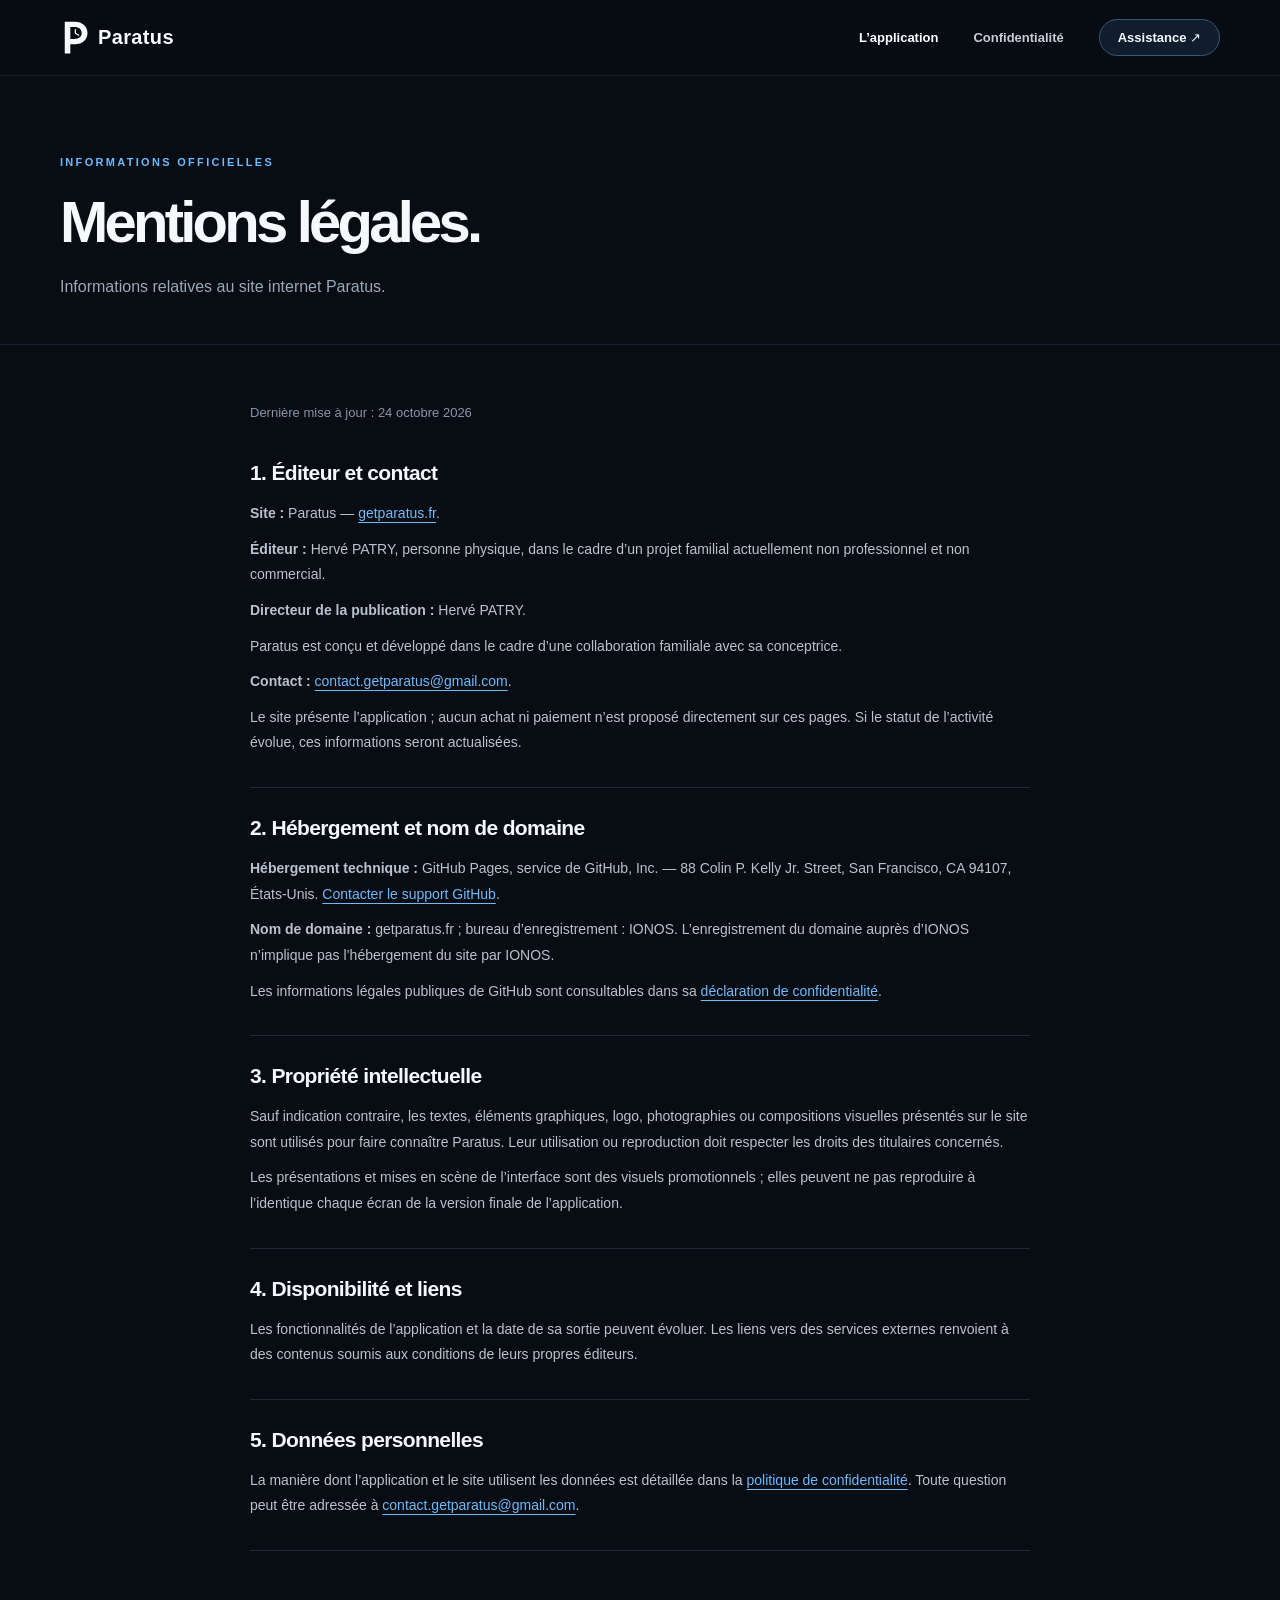
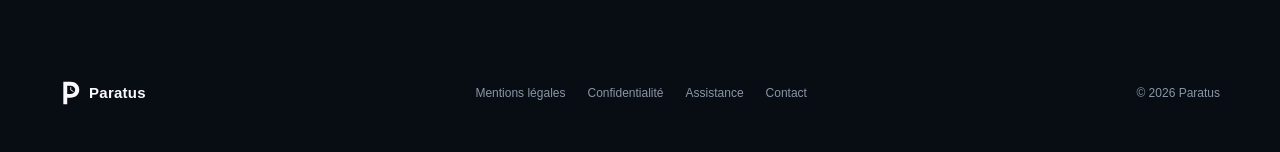
<file: mentions-legales.html>
<!doctype html><html lang="fr"><head><meta charset="utf-8"><meta name="viewport" content="width=device-width,initial-scale=1"><meta name="theme-color" content="#080c13"><title>Mentions légales — Paratus</title><meta name="description" content="Informations relatives à l’éditeur et à l’hébergement du site Paratus."><meta name="robots" content="noindex,nofollow"><link rel="canonical" href="https://getparatus.fr/mentions-legales.html"><link rel="icon" type="image/svg+xml" href="assets/logo.svg"><link rel="stylesheet" href="assets/premium.css"></head><body class="content-page"><a class="skip" href="#contenu">Passer au contenu</a><header class="site-header"><nav class="wrap topbar" aria-label="Navigation principale"><a class="brand" href="index.html" aria-label="Paratus, accueil"><img src="assets/logo.svg" alt="" width="28" height="42"><span>Paratus</span></a><div class="nav-links"><a href="index.html">L’application</a><a href="confidentialite.html">Confidentialité</a><a href="assistance.html">Assistance ↗</a></div></nav></header><main id="contenu"><header class="page-hero"><div class="wrap"><span class="eyebrow">Informations officielles</span><h1>Mentions légales.</h1><p>Informations relatives au site internet Paratus.</p></div></header><div class="page-body">
<p style="font-size:13px;color:#8796a9">Dernière mise à jour : 24 octobre 2026</p>
<section class="legal-section"><h2>1. Éditeur et contact</h2>
<p><strong>Site :</strong> Paratus — <a href="https://getparatus.fr/">getparatus.fr</a>.</p>
<p><strong>Éditeur :</strong> Hervé PATRY, personne physique, dans le cadre d’un projet familial actuellement non professionnel et non commercial.</p>
<p><strong>Directeur de la publication :</strong> Hervé PATRY.</p>
<p>Paratus est conçu et développé dans le cadre d’une collaboration familiale avec sa conceptrice.</p>
<p><strong>Contact :</strong> <a href="mailto:contact.getparatus@gmail.com">contact.getparatus@gmail.com</a>.</p>
<p>Le site présente l’application ; aucun achat ni paiement n’est proposé directement sur ces pages. Si le statut de l’activité évolue, ces informations seront actualisées.</p></section>
<section class="legal-section"><h2>2. Hébergement et nom de domaine</h2>
<p><strong>Hébergement technique :</strong> GitHub Pages, service de GitHub, Inc. — 88 Colin P. Kelly Jr. Street, San Francisco, CA 94107, États-Unis. <a href="https://support.github.com/contact" rel="noopener noreferrer">Contacter le support GitHub</a>.</p>
<p><strong>Nom de domaine :</strong> getparatus.fr ; bureau d’enregistrement : IONOS. L’enregistrement du domaine auprès d’IONOS n’implique pas l’hébergement du site par IONOS.</p>
<p>Les informations légales publiques de GitHub sont consultables dans sa <a href="https://docs.github.com/fr/site-policy/privacy-policies/github-general-privacy-statement" rel="noopener noreferrer">déclaration de confidentialité</a>.</p></section>
<section class="legal-section"><h2>3. Propriété intellectuelle</h2>
<p>Sauf indication contraire, les textes, éléments graphiques, logo, photographies ou compositions visuelles présentés sur le site sont utilisés pour faire connaître Paratus. Leur utilisation ou reproduction doit respecter les droits des titulaires concernés.</p>
<p>Les présentations et mises en scène de l’interface sont des visuels promotionnels ; elles peuvent ne pas reproduire à l’identique chaque écran de la version finale de l’application.</p></section>
<section class="legal-section"><h2>4. Disponibilité et liens</h2>
<p>Les fonctionnalités de l’application et la date de sa sortie peuvent évoluer. Les liens vers des services externes renvoient à des contenus soumis aux conditions de leurs propres éditeurs.</p></section>
<section class="legal-section"><h2>5. Données personnelles</h2>
<p>La manière dont l’application et le site utilisent les données est détaillée dans la <a href="confidentialite.html">politique de confidentialité</a>. Toute question peut être adressée à <a href="mailto:contact.getparatus@gmail.com">contact.getparatus@gmail.com</a>.</p></section>
</div></main><footer class="footer"><div class="wrap footer-inner"><a class="brand brand-footer" href="index.html"><img src="assets/logo.svg" alt="" width="21" height="32"><span>Paratus</span></a><div class="footer-links"><a href="mentions-legales.html">Mentions légales</a><a href="confidentialite.html">Confidentialité</a><a href="assistance.html">Assistance</a><a href="mailto:contact.getparatus@gmail.com">Contact</a></div><small>© 2026 Paratus</small></div></footer></body></html>
</file>
<file: styles.css>
:root{color-scheme:dark;--bg:#030915;--bg2:#061427;--text:#f6f9ff;--muted:#aab9cd;--blue:#168fff;--sky:#78c4ff;--line:#263f5d;--edge:rgba(134,179,228,.16);--r:24px;--scene-progress:0;scroll-behavior:smooth}*{box-sizing:border-box}html{scroll-padding-top:88px;background:var(--bg)}body{margin:0;min-width:320px;background:var(--bg);color:var(--text);font-family:-apple-system,BlinkMacSystemFont,"SF Pro Display",Inter,"Segoe UI",sans-serif;-webkit-font-smoothing:antialiased;overflow-x:hidden}button,a{font:inherit}button{cursor:pointer}a{text-decoration:none;color:inherit}button:focus-visible,a:focus-visible{outline:3px solid #a5d9ff;outline-offset:5px}.shell{width:min(1180px,calc(100% - 64px));margin:0 auto}.skip-link{position:fixed;top:-90px;left:16px;padding:12px 20px;background:#fff;color:#070b11;z-index:100}.skip-link:focus{top:12px}.header{position:sticky;top:0;z-index:40;background:rgba(3,9,21,.83);border-bottom:1px solid rgba(145,189,238,.12);backdrop-filter:blur(22px);-webkit-backdrop-filter:blur(22px)}.nav{min-height:77px;display:flex;align-items:center;justify-content:space-between;gap:24px}.brand{display:inline-flex;align-items:center;gap:9px;font-size:21px;font-weight:800;letter-spacing:-.65px;white-space:nowrap}.brand-symbol{display:grid;place-items:center;background:linear-gradient(140deg,#77c3ff,#007fff);border-radius:11px 11px 12px 11px;width:33px;height:38px;font-size:23px;font-weight:900;color:#041122;box-shadow:0 0 28px #096ef344}.nav-links{display:flex;align-items:center;gap:29px;color:#dce6f6;font-size:13px;font-weight:590}.nav-links>a:not(.button):hover,.nav-text-button:hover{color:var(--sky)}.nav-text-button{background:none;border:0;color:inherit;padding:0}.button{display:inline-flex;align-items:center;justify-content:center;gap:12px;min-height:52px;border-radius:999px;padding:13px 24px;font-size:14px;line-height:1.2;font-weight:700;transition:transform .25s ease,box-shadow .25s ease,background .25s ease,border-color .25s ease}.button:hover{transform:translateY(-2px)}.button-small{min-height:42px;font-size:12px;padding:10px 18px}.button-primary{color:#fff;border:1px solid #3bafff;background:linear-gradient(140deg,#239eff,#057afa);box-shadow:0 8px 38px rgba(0,114,255,.3)}.button-primary:hover{box-shadow:0 12px 40px rgba(10,137,255,.52)}.button-outline{color:#e9f3ff;background:rgba(2,15,34,.4);border:1px solid #49769e}.button-outline:hover{background:rgba(38,99,157,.19);border-color:#8dccff}.play-glyph{font-size:10px}.gradient-text{background:linear-gradient(105deg,#8acaff 5%,#168df1 82%);background-clip:text;-webkit-background-clip:text;color:transparent}.eyebrow{font-size:12px;line-height:1.2;font-weight:700;letter-spacing:.25em;color:#91b7e3;margin:0 0 24px}.eyebrow-dot{width:7px;height:7px;display:inline-block;border-radius:50%;background:#2caaff;box-shadow:0 0 20px #399fff;margin-right:9px}.opening-scene{position:relative;isolation:isolate;overflow:hidden;background:radial-gradient(ellipse 55% 46% at 78% 36%,rgba(6,69,143,.28),transparent 79%),linear-gradient(160deg,#030914 12%,#061528 53%,#03101f 80%,#030915 100%)}.scene-glow{position:absolute;pointer-events:none;z-index:-1;filter:blur(50px)}.glow-one{width:540px;height:620px;border-radius:50%;background:#0758bf43;top:70px;right:5%}.glow-two{width:55vw;height:200px;bottom:10%;left:16%;background:linear-gradient(90deg,#052f8740,#1051a137,#410d723b);filter:blur(62px)}.scene-line{position:absolute;inset:0;width:100%;height:100%;pointer-events:none;z-index:-1;opacity:.45}.scene-line path{fill:none;stroke:#2689ff;stroke-width:1.3;filter:drop-shadow(0 0 12px #168fff);stroke-dasharray:1900;stroke-dashoffset:var(--scene-offset,600)}.hero{min-height:740px;display:grid;grid-template-columns:minmax(0,1.1fr) minmax(400px,.9fr);gap:35px;align-items:center;padding-top:42px;padding-bottom:80px}.hero-copy{position:relative;z-index:2;padding:28px 0 35px}.hero h1{font-size:clamp(62px,5.9vw,88px);line-height:1.035;letter-spacing:-.066em;margin:0 0 24px;font-weight:850}.hero-description{font-size:clamp(17px,1.65vw,20px);color:#c0cada;line-height:1.65;max-width:480px;margin:0 0 29px}.hero-actions{display:flex;flex-wrap:wrap;align-items:center;gap:12px}.hero-note{color:#7f97af;font-size:12px;letter-spacing:.03em;margin:20px 0 0}.hero-visual{height:660px;min-height:0;position:relative;display:grid;place-items:center;perspective:1100px}.phone-aura{position:absolute;width:96%;height:87%;background:radial-gradient(ellipse,#0d6fda62,transparent 65%);filter:blur(27px);pointer-events:none}.hero-phone{width:min(480px,100%);height:auto;max-height:650px;object-fit:contain;transform:translate3d(0,var(--phone-shift,0px),0) rotateX(var(--phone-x,0deg)) rotateY(var(--phone-y,0deg)) rotateZ(2.5deg);filter:drop-shadow(0 38px 35px rgba(0,0,0,.53));transition:transform .27s ease-out;will-change:transform}.hero-floating-note{position:absolute;bottom:70px;left:-86px;display:flex;align-items:center;gap:11px;width:min(315px,65%);min-height:100px;padding:12px;background:linear-gradient(150deg,rgba(20,28,43,.99),rgba(7,12,22,.97));border:1px solid rgba(113,168,218,.34);border-radius:18px;box-shadow:0 18px 45px #0008;transform:translateY(var(--note-shift,0px)) rotate(-4deg);pointer-events:none}.note-bar{width:4px;height:60px;background:#329aff;border-radius:3px;box-shadow:0 0 18px #278de885}.hero-floating-note>div{display:grid;gap:5px;min-width:0}.mini-label{color:#9bacc2;font-weight:700;font-size:10px;letter-spacing:.07em}.hero-floating-note strong{font-size:15px;line-height:1.25}.hero-floating-note small{font-size:10px;color:#b8bac4}.note-check{margin-left:auto;width:22px;height:22px;border:2px solid #ddd;border-radius:100%;flex:0 0 22px}.timeline-shell{position:relative;padding:0 0 105px;margin-top:-30px}.timeline-heading-wrap{text-align:center;position:relative;z-index:2}.timeline-overline{font-size:11px;margin-bottom:13px}.timeline-heading-wrap h2{font-size:clamp(28px,3.45vw,45px);letter-spacing:-.05em;margin:0 0 12px}.timeline-heading-wrap>p:last-child{color:#a9b9c8;font-size:14px;margin:0}.timeline-viewport{margin-top:66px;overflow-x:auto;overflow-y:visible;scrollbar-width:thin;scrollbar-color:#244973 transparent}.timeline-body{min-width:930px;position:relative;padding-top:5px;padding-bottom:24px}.timeline-rail{position:absolute;top:44px;height:4px;left:0;right:0;background:#1d3552;border-radius:15px;box-shadow:0 0 16px rgba(32,115,200,.3)}.timeline-track{height:100%;width:100%;background:linear-gradient(90deg,#e4b805 2%,#239fff 33%,#ed4847 66%,#ce4ef4 100%);opacity:.30;filter:blur(6px)}.timeline-fill{position:absolute;inset:0 auto 0 0;width:var(--rail-fill,8%);border-radius:12px;background:linear-gradient(90deg,#e4b805,#239fff 36%,#ed4847 71%,#ce4ef4);filter:drop-shadow(0 0 10px #168fff);transition:width .15s linear}.timeline-moments{display:grid;grid-template-columns:repeat(4,minmax(0,1fr));gap:20px}.timeline-item{display:flex;flex-direction:column;align-items:center;gap:15px;position:relative;z-index:2;background:none;border:0;padding:0;color:inherit;text-align:left;min-width:0;transition:transform .26s ease,opacity .26s ease}.timeline-item:hover,.timeline-item:focus-visible{transform:translateY(-6px)}.time-label{font-size:13px;font-weight:650;color:#e4eaf6;min-height:17px}.time-point{width:16px;height:16px;border:3px solid #101827;border-radius:50%;box-shadow:0 0 0 2px currentColor,0 0 16px currentColor;position:relative;z-index:1;transition:transform .2s ease}.timeline-item.is-active .time-point{transform:scale(1.3)}.amber{color:#f1c009;background-color:#f1c009}.azure{color:#31a8ff;background-color:#31a8ff}.red{color:#f1423d;background-color:#f1423d}.violet{color:#ba4adb;background-color:#ba4adb}.task-card{display:flex;align-items:center;min-height:98px;width:100%;max-width:265px;gap:10px;padding:13px 12px;background:rgba(14,18,27,.91);border:1px solid rgba(179,197,221,.2);border-radius:16px;box-shadow:0 10px 35px rgba(0,0,0,.26);transition:border-color .25s,background .25s,box-shadow .25s;position:relative}.timeline-item.is-active .task-card{background:rgba(19,34,51,.98);border-color:#329dfa;box-shadow:0 0 35px rgba(40,130,253,.17)}.task-color{width:4px;height:55px;border-radius:4px;flex:0 0 4px}.task-content{min-width:0;display:flex;flex-direction:column;gap:5px}.task-meta{font-size:9px;color:#979ca9;font-weight:800;letter-spacing:.06em}.task-content strong{font-size:12px;line-height:1.25}.task-details{color:#9297a6;font-size:10px;line-height:1.2}.task-check{height:16px;width:16px;border:1.5px solid #d0d5df;border-radius:50%;margin-left:auto;flex-shrink:0}.timeline-center-mark{position:absolute;top:24px;left:50%;transform:translate(-50%,-4%);width:42px;height:42px;background:#06162e;border:1px solid #9acfff;border-radius:50%;display:grid;place-items:center;font-weight:900;box-shadow:0 0 30px #1766d78c;pointer-events:none;z-index:1;opacity:.9}.timeline-hint{color:#7a91a9;text-align:center;font-size:12px;letter-spacing:.02em;margin:15px auto 0}.feature-story{padding-top:110px;padding-bottom:80px}.features-intro{text-align:center;margin-bottom:65px}.features-intro h2{font-size:clamp(34px,4vw,54px);letter-spacing:-.052em;margin:0 0 15px}.features-intro p:last-child{color:var(--muted);font-size:16px;margin:0}.story-row{display:grid;grid-template-columns:1fr 1fr;align-items:center;gap:65px;min-height:630px;padding:42px 70px;border-radius:30px;border:1px solid rgba(119,170,229,.11);background:radial-gradient(ellipse at 83% 55%,#0a32544d,transparent 65%),linear-gradient(150deg,rgba(10,24,42,.8),rgba(4,13,26,.78));margin:0 0 24px;overflow:hidden;position:relative}.story-row:nth-child(odd){background:radial-gradient(ellipse at 20% 45%,#0a33544d,transparent 60%),linear-gradient(155deg,rgba(9,26,43,.72),rgba(4,11,25,.85))}.story-reversed .story-copy{order:2}.story-reversed .story-art{order:1}.story-index{font-size:12px;font-weight:750;letter-spacing:.24em;color:#9ab1d0}.story-copy h3{font-size:clamp(39px,4.25vw,60px);letter-spacing:-.054em;line-height:1.12;margin:22px 0}.story-copy p{color:#b9c4d3;font-size:17px;line-height:1.8;max-width:400px}.story-chip{font-size:12px;display:inline-block;margin-top:20px;padding:11px 15px;border:1px solid #30597c;border-radius:999px;color:#a5c7e6;background:#0d243b}.story-art{position:relative;display:grid;place-items:center;height:548px;isolation:isolate}.story-halo{position:absolute;z-index:-1;width:80%;height:80%;background:#1166b940;filter:blur(64px);border-radius:50%}.story-focus .story-halo{background:#9a243e55}.story-art img{width:auto;height:100%;max-width:100%;object-fit:contain;filter:drop-shadow(0 26px 42px #0008);transition:transform .55s cubic-bezier(.22,1,.36,1)}.story-row:hover .story-art img{transform:translateY(-9px) rotate(1.2deg)}.film-section{margin-top:22px;margin-bottom:88px;display:grid;grid-template-columns:1.15fr .85fr;gap:45px;align-items:center;min-height:445px;border:1px solid var(--edge);border-radius:30px;padding:56px 70px;background:linear-gradient(110deg,#061c33,#041022 70%);overflow:hidden;position:relative}.film-section:before{content:"";position:absolute;width:560px;height:300px;right:-100px;bottom:-170px;background:#0b4c9b55;filter:blur(75px);pointer-events:none}.film-copy{position:relative;z-index:1}.film-copy h2{font-size:clamp(34px,3.55vw,52px);line-height:1.12;letter-spacing:-.05em;margin:0 0 20px}.film-copy>p:not(.eyebrow){color:#b7c6d8;line-height:1.75;max-width:440px;margin-bottom:28px}.film-poster{border:1px solid #32577d;background:radial-gradient(ellipse at center,#0c3158,#040b18);border-radius:22px;width:100%;height:330px;position:relative;overflow:hidden;display:grid;place-items:center;cursor:pointer}.film-poster img{height:125%;width:auto;object-fit:contain;opacity:.56;filter:blur(.4px);transition:transform .4s,opacity .4s}.film-poster:hover img{opacity:.8;transform:scale(1.04)}.poster-play{position:absolute;left:50%;top:50%;transform:translate(-50%,-50%);width:70px;height:70px;border-radius:50%;background:#158dfe;box-shadow:0 10px 45px #007aff9e;display:grid;place-items:center;padding-left:4px;font-size:22px;color:white}.download-section{position:relative;overflow:hidden;display:flex;justify-content:space-between;align-items:center;gap:38px;padding:56px 65px;margin-bottom:80px;border-radius:29px;border:1px solid #1c4671;background:radial-gradient(ellipse 55% 120% at 40% 110%,#0f3c7745,transparent),linear-gradient(125deg,#061a32,#041022 65%,#061b35)}.download-glow{position:absolute;left:-20%;bottom:-150px;height:230px;width:100%;border-radius:50%;border-top:2px solid #1c91ff;transform:rotate(-9deg);filter:drop-shadow(0 0 13px #157bff);pointer-events:none}.download-section>*:not(.download-glow){position:relative}.download-section h2{font-size:clamp(29px,3.3vw,45px);letter-spacing:-.05em;margin:0 0 12px}.download-section p:not(.eyebrow){line-height:1.7;font-size:15px;color:#aebed1;max-width:550px;margin:0}.download-actions{display:flex;gap:11px;align-items:center;flex-wrap:wrap}.footer{border-top:1px solid var(--edge);background:#040b16;padding:36px 0 25px}.footer-inner{display:flex;justify-content:space-between;align-items:center;gap:25px}.footer-brand{font-size:17px}.footer-brand .brand-symbol{width:26px;height:30px;font-size:20px;border-radius:8px}.footer-inner p{color:#8ea0b7;font-size:12px;margin:9px 0}.footer nav{display:flex;gap:22px;flex-wrap:wrap;font-size:12px;color:#a6b7ca}.footer nav a:hover{color:#77c7ff}.preview-disclaimer{font-size:10px;color:#5e728a;padding-top:25px}.video-modal[hidden]{display:none}.video-modal{position:fixed;inset:0;z-index:100;display:grid;place-items:center;padding:20px}.video-backdrop{position:absolute;inset:0;background:rgba(0,3,9,.87);backdrop-filter:blur(16px)}.video-dialog{position:relative;z-index:2;width:min(470px,100%);padding:17px;background:#091a2d;border:1px solid #40638a;border-radius:22px;box-shadow:0 30px 110px #000c;max-height:96dvh;overflow:auto}.video-toolbar{display:flex;align-items:center;justify-content:space-between;gap:20px;margin-bottom:15px}.video-toolbar h2{font-size:17px;margin:0}.video-close{border:1px solid #526883;background:#14263a;color:white;width:37px;height:37px;border-radius:50%}.video-dialog video{display:block;width:100%;max-height:min(76vh,760px);background:#000;object-fit:contain;border-radius:12px}.video-dialog>p{font-size:11px;color:#8598b0;margin:10px 0 0}.reveal{opacity:0;transform:translateY(36px);transition:opacity .85s cubic-bezier(.2,.7,.2,1),transform .85s cubic-bezier(.2,.7,.2,1)}.reveal.is-visible{opacity:1;transform:translateY(0)}.hero-visual.reveal{transition-delay:.15s}
@media (max-width:1100px){.hero{grid-template-columns:minmax(0,1fr) minmax(320px,.9fr)}.hero h1{font-size:clamp(53px,6vw,72px)}.hero-floating-note{left:-30px;bottom:70px}.story-row{gap:35px;padding:35px 45px}.download-section{padding:45px}.download-actions{justify-content:flex-start}}
@media (max-width:820px){.shell{width:min(640px,calc(100% - 38px))}.nav{min-height:70px}.nav-links{gap:12px}.nav-links .nav-privacy,.nav-links>a:not(.button):first-child{display:none}.nav-links .button-small{min-height:38px;padding:10px 12px;font-size:11px}.hero{grid-template-columns:1fr;gap:0;min-height:0;padding:80px 0 65px}.hero-copy{text-align:center;display:flex;align-items:center;flex-direction:column;padding:0}.hero h1{font-size:clamp(50px,9vw,78px)}.hero-description{max-width:490px}.hero-visual{height:610px;margin-top:15px}.hero-phone{max-height:590px}.hero-floating-note{left:2%;bottom:75px;width:250px}.timeline-shell{margin-top:0;padding-bottom:68px}.timeline-viewport{margin-top:42px}.feature-story{padding-top:75px}.story-row{grid-template-columns:1fr;gap:5px;min-height:0;padding:36px 24px}.story-reversed .story-copy,.story-reversed .story-art{order:initial}.story-copy{text-align:center}.story-copy h3{font-size:clamp(35px,7vw,52px)}.story-copy p{margin-inline:auto}.story-art{height:420px}.film-section{grid-template-columns:1fr;padding:40px 30px;gap:24px}.film-poster{height:300px}.download-section{display:block;text-align:center;padding:40px 28px}.download-actions{justify-content:center;margin-top:25px}.footer-inner{flex-direction:column;align-items:flex-start}}
@media (max-width:470px){.shell{width:calc(100% - 34px)}.brand{font-size:18px}.brand-symbol{width:28px;height:32px;font-size:21px}.nav-links .nav-text-button{font-size:12px}.nav-links .button-small{font-size:10px;padding:9px 10px}.hero{padding-top:60px}.hero h1{font-size:clamp(42px,11vw,56px)}.eyebrow{font-size:10px;letter-spacing:.2em}.hero-description{font-size:16px}.hero-actions{justify-content:center}.button{font-size:12px;min-height:47px;padding:12px 17px}.hero-visual{height:480px}.hero-phone{max-height:455px}.hero-floating-note{width:210px;left:0;bottom:31px;min-height:72px;padding:9px}.hero-floating-note strong{font-size:12px}.mini-label,.hero-floating-note small{font-size:9px}.note-bar{height:42px}.timeline-heading-wrap h2{font-size:26px}.timeline-hint{padding-inline:18px}.features-intro h2{font-size:34px}.story-row{padding:30px 18px}.story-art{height:380px}.story-copy p{font-size:15px}.film-copy h2{font-size:34px}.film-poster{height:270px}.download-section h2{font-size:28px}.footer nav{gap:13px}}
@media(prefers-reduced-motion:reduce){html{scroll-behavior:auto}.scene-line path{stroke-dashoffset:0}.reveal,.hero-visual.reveal,.button,.story-art img,.film-poster img,.timeline-item,.timeline-fill,.hero-phone{animation:none!important;transition:none!important;transform:none!important}.reveal{opacity:1!important}.timeline-fill{width:100%!important}}

/* Site DA Apple - preserve source pages and existing independent legal routes */
:root{--blue:#128fff;--sky:#8acaff;--bg:#030914}
body{background:radial-gradient(ellipse 90% 24% at 76% 12%,rgba(7,55,112,.25),transparent 78%),#030914}
.header{background:rgba(2,8,19,.80)}
.brand-logo{height:40px;width:32px;object-fit:contain;filter:drop-shadow(0 0 12px rgba(35,154,255,.45))}
.footer-brand .brand-logo{width:26px;height:33px}
.hero{grid-template-columns:minmax(0,1.14fr) minmax(360px,.86fr);gap:48px;min-height:780px}
.hero-copy{max-width:660px}
.hero h1{font-size:clamp(55px,5.3vw,86px);line-height:1.075;letter-spacing:-.065em;white-space:nowrap}
.gradient-text{background:linear-gradient(100deg,#a9daff 0%,#69baff 30%,#249fff 63%,#087ce9 100%);background-clip:text;-webkit-background-clip:text;color:transparent}
.hero-visual{height:715px;isolation:isolate}
.phone-aura{width:120%;height:92%;background:radial-gradient(ellipse,rgba(7,118,235,.33) 3%,rgba(6,45,108,.21) 38%,transparent 72%);filter:blur(30px)}
.hero-phone{width:min(415px,92%);max-height:690px;object-fit:contain;transform:translate3d(0,var(--phone-shift,0px),0) rotateX(var(--phone-x,0deg)) rotateY(var(--phone-y,0deg)) rotateZ(2deg);filter:drop-shadow(4px 30px 38px rgba(0,0,0,.70)) drop-shadow(0 0 25px rgba(14,112,210,.16))}
.hero-note{color:#93a8bf}
/* The transition grows from the same night-blue background: no pasted billboard. */
.opening-scene{background:radial-gradient(ellipse 44% 39% at 78% 23%,rgba(11,85,164,.33),transparent 83%),radial-gradient(ellipse 55% 30% at 37% 69%,rgba(3,49,100,.17),transparent 80%),linear-gradient(164deg,#030914,#051326 55%,#030914 100%)}
.timeline-shell{margin-top:-70px;padding-top:20px}
.timeline-heading-wrap h2{font-size:clamp(36px,3.5vw,50px)}
.story-row{transition:border-color .3s ease,background .3s ease}
.story-row:hover{border-color:rgba(114,179,248,.27)}
.story-art img{height:100%;width:auto;max-width:100%;object-fit:contain}
.film-section{grid-template-columns:minmax(0,1.15fr) minmax(270px,.85fr);min-height:530px;background:radial-gradient(ellipse at 90% 30%,rgba(14,69,130,.22),transparent 70%),linear-gradient(125deg,#061a30,#041121);}
.film-poster{height:410px;border:none;background:none;overflow:visible;border-radius:0;cursor:default;pointer-events:none;isolation:isolate}
.film-aura{position:absolute;z-index:-1;width:92%;height:80%;background:#0a60bf66;border-radius:50%;filter:blur(45px)}
.film-poster img{width:auto;height:390px;max-width:100%;max-height:100%;object-fit:contain;opacity:1;filter:drop-shadow(0 22px 28px #000a);transition:none}
.film-poster:hover img{transform:none;opacity:1}
.download-section{background:radial-gradient(ellipse at 40% 110%,#1558a43c,transparent 63%),linear-gradient(112deg,#06172f,#031022 80%)}
@media(max-width:1100px){.hero{grid-template-columns:minmax(0,1fr) minmax(315px,.84fr)}.hero h1{font-size:clamp(50px,5.5vw,70px)}.hero-visual{height:630px}.hero-phone{max-height:610px}}
@media(max-width:820px){.hero{grid-template-columns:1fr;min-height:0;gap:8px;padding:62px 0 76px}.hero h1{font-size:clamp(44px,8vw,68px);white-space:normal}.hero-visual{height:520px;margin-top:20px}.hero-phone{max-height:500px;width:auto;max-width:85%}.timeline-shell{margin-top:0}.film-section{grid-template-columns:1fr}.film-poster{height:330px}.film-poster img{height:330px}}
@media(max-width:470px){.hero h1{font-size:clamp(39px,10vw,49px)}.hero-visual{height:450px}.hero-phone{max-height:433px}.film-poster{height:285px}.film-poster img{height:285px}}
@media(prefers-reduced-motion:reduce){.hero-phone,.film-poster img{transform:none!important;transition:none!important}}
</file>
<file: assets/premium.css>
:root{--bg:#080c13;--surface:#0e141e;--surface2:#111925;--border:#283444;--text:#f7f8fb;--muted:#a1aab7;--blue:#128ef5;--sky:#7bbfff;scroll-behavior:smooth}
*{box-sizing:border-box}html{background:var(--bg);scroll-padding-top:90px}body{margin:0;color:var(--text);font-family:-apple-system,BlinkMacSystemFont,"SF Pro Display","Segoe UI",Arial,sans-serif;background:var(--bg);-webkit-font-smoothing:antialiased}button,a{font:inherit}a{color:inherit}a:focus-visible,button:focus-visible,summary:focus-visible{outline:2px solid var(--sky);outline-offset:4px}.skip{position:absolute;top:-90px;left:18px;padding:12px;background:#fff;color:#111;z-index:99}.skip:focus{top:10px}.wrap{width:min(1160px,calc(100% - 68px));margin-inline:auto}.site-header{height:76px;background:rgba(8,12,19,.9);border-bottom:1px solid rgba(160,183,218,.1);position:sticky;top:0;z-index:40;backdrop-filter:blur(18px)}.topbar{height:100%;display:flex;align-items:center;justify-content:space-between;gap:25px}.brand{display:inline-flex;align-items:center;gap:8px;text-decoration:none;color:#f9fbff;font-weight:750;font-size:20px;letter-spacing:.018em;white-space:nowrap}.brand img{height:38px;width:30px;object-fit:contain;flex-shrink:0}.nav-links{display:flex;align-items:center;gap:35px}.nav-links a{text-decoration:none;color:#c4cdd9;font-size:13px;font-weight:570;transition:color .2s}.nav-links a:first-child,.nav-links a:hover{color:#fff}.nav-links a:last-child{border:1px solid #385779;padding:10px 18px;border-radius:24px;color:#f4f9ff;background:#111d2d}.nav-links a:last-child:hover{border-color:#77b4f5}
.hero{display:grid;grid-template-columns:minmax(0,1.25fr) minmax(310px,.75fr);align-items:center;gap:55px;min-height:695px;padding-block:61px 67px;position:relative}.hero:before{content:"";position:absolute;pointer-events:none;z-index:0;width:620px;height:620px;right:-140px;top:-60px;background:radial-gradient(ellipse at center,rgba(21,92,170,.23) 0,rgba(12,37,75,.11) 39%,transparent 69%)}.hero-text,.phone-stage{position:relative;z-index:1}.eyebrow{color:#6bbbff;font-size:11px;letter-spacing:.21em;font-weight:750;text-transform:uppercase;margin:0}.hero h1{font-size:clamp(45px,4.65vw,70px);line-height:1.09;letter-spacing:-.068em;margin:28px 0 20px;font-weight:800;white-space:nowrap}.hero h1 span{color:#2c9dff}.hero-desc{max-width:575px;font-size:17px;line-height:1.8;color:#a8b2c1;margin:0}.hero-actions{display:flex;gap:12px;flex-wrap:wrap;margin:34px 0 29px}.btn{min-height:52px;display:inline-flex;align-items:center;justify-content:center;gap:22px;padding:14px 24px;border-radius:14px;text-decoration:none;font-size:14px;font-weight:700;cursor:pointer;transition:transform .22s,border-color .22s,background .22s}.btn:hover{transform:translateY(-2px)}.btn-main{border:1px solid #278ff1;background:#108cf2;color:white;box-shadow:0 8px 30px rgba(17,143,244,.18)}.btn-main:hover{background:#239bfa}.btn-sub{border:1px solid #3b4f68;background:#111a27;color:#f4f6fb}.btn-sub:hover{border-color:#6d98c5}.release-note{margin:0;color:#909dab;font-size:12px;display:flex;align-items:center;gap:8px}.release-note>span{width:7px;height:7px;background:#48c3a1;border-radius:100%;box-shadow:0 0 0 4px #0b3f3b}
/* The phone and all its interface elements are crisp browser-rendered HTML, not a stretched marketing image. */
.phone-stage{display:grid;place-items:center;padding:2px 0}.phone{--scale:1;width:342px;height:668px;position:relative;padding:8px;border:3px solid #596779;border-radius:56px;background:#090d12;box-shadow:0 0 0 2px #141d28,0 25px 85px #000a,0 0 52px #0e6bb430;transform:rotate(5deg)}.phone:after{content:"";position:absolute;right:-7px;top:185px;width:3px;height:66px;background:#68798a;border-radius:4px}.screen{width:100%;height:100%;border-radius:45px;overflow:hidden;background:#020304;position:relative;padding:10px 16px 67px;color:#f8f8fb;box-sizing:border-box}.ios-status{height:35px;display:flex;align-items:flex-start;justify-content:space-between;font-size:12px;font-weight:750;padding:1px 3px}.status-right{font-size:10px;letter-spacing:.01em}.dynamic-island{position:absolute;left:50%;transform:translateX(-50%);top:11px;width:83px;height:22px;border-radius:20px;background:black;border:1px solid #090e15}.app-header{display:flex;align-items:flex-start;justify-content:space-between;margin:2px 0 20px}.app-title{font-size:29px;font-weight:790;letter-spacing:-.05em}.app-date{font-size:12px;color:#94979c;margin-top:7px}.app-settings{border:1px solid #34363c;border-radius:13px;background:#101217;width:31px;height:31px;display:grid;place-items:center;font-size:18px;color:#ced0d5}.app-section{margin-top:0}.app-heading{display:flex;align-items:baseline;justify-content:space-between}.app-heading h2{font-size:20px;line-height:1.18;margin:0;font-weight:750;letter-spacing:-.045em}.app-heading>span{color:#008dd8;font-size:12px;font-weight:700}.app-subtitle{font-size:11px;line-height:1.35;color:#8e949e;margin:5px 0 12px}.today-card{height:106px;display:grid;grid-template-columns:43px 34px 1fr;align-items:stretch;gap:5px;border:1px solid #292d34;background:#121419;border-radius:21px;padding:11px 9px}.at-time{font-size:11px;font-weight:800;align-self:start;margin-top:11px}.timeline{position:relative;display:flex;justify-content:center}.timeline:before{content:"";position:absolute;top:-8px;bottom:-12px;width:2px;background:#3d434b}.timeline-icon{z-index:1;align-self:start;margin-top:7px;border:2px solid #2c7cfb;background:#146bd3;color:#021024;width:29px;height:44px;border-radius:16px;display:grid;place-items:center;font-size:17px}.today-content{border:1px solid #0e526a;background:linear-gradient(120deg,#051a27,#041016);border-radius:15px;padding:12px 11px;overflow:hidden}.today-content .task-meta{font-size:10px;color:#a4afb8;display:flex;justify-content:space-between}.task-meta span{color:#ffd300}.today-content strong{display:block;font-size:15px;line-height:1.1;margin-top:5px}.today-content small{font-size:10px;color:#c7ced9;display:block;margin-top:7px;white-space:nowrap}.plan-section{margin-top:22px}.task-group{border:1px solid #292c32;background:#111216;border-radius:19px;padding:11px}.group-heading{display:flex;align-items:baseline;justify-content:space-between;gap:6px;margin-bottom:9px}.group-heading strong{font-size:13px;letter-spacing:-.02em}.group-heading>span{font-size:9px;color:#a5a7ac}.task-row{min-width:0;border:1px solid #30333a;background:#101114;display:grid;grid-template-columns:4px minmax(0,1fr) 7px;gap:10px;border-radius:13px;padding:9px 8px;margin:5px 0 0;align-items:start}.task-stripe{border-radius:9px;align-self:stretch;width:4px}.yellow{background:#ffcf17}.orange{background:#a57552}.red{background:#d91b25}.task-row .task-meta{font-size:9px;letter-spacing:.035em;color:#9b9ca6;font-weight:750;display:block}.task-row strong{display:block;font-size:11px;font-weight:720;margin:5px 0 3px;line-height:1.2;white-space:nowrap;text-overflow:ellipsis;overflow:hidden}.task-row small{display:block;font-size:9px;color:#b3b5bf;overflow:hidden;text-overflow:ellipsis;white-space:nowrap}.dot{width:7px;height:7px;border-radius:50%;margin-top:5px}.yellow-dot{background:#f5cb19}.red-dot{background:#f3434c}.deadlines-section{margin-top:22px}.deadlines-section .task-group{padding-bottom:5px}.app-tabbar{height:54px;position:absolute;bottom:14px;left:7px;right:7px;border-radius:28px;background:#2b2c31;border:1px solid #37383c;display:flex;align-items:center;justify-content:space-around;padding:5px;gap:1px;box-shadow:0 -8px 24px #0005}.tab{display:flex;flex-direction:column;align-items:center;justify-content:center;min-width:0;color:#c6c8ce;font-size:8px;gap:2px;line-height:1.2}.tab>span{font-size:22px;line-height:1}.tab.active{color:#168bea}.tab.active>span{width:31px;height:31px;background:#0a293b;border:1px solid #075c99;border-radius:11px;display:grid;place-items:center}.tab-plus{background:#0d8eef;color:#081624;border-radius:50%;display:grid;place-items:center;width:47px;height:47px;font-size:35px;font-weight:300;flex-shrink:0}
/* Deliberate space after the phone, followed by just three short features. */
.features{padding:90px 0 93px;border-top:1px solid #121e2b}.features-intro{margin-bottom:35px}.features h2{font-size:clamp(28px,3.2vw,44px);font-weight:760;line-height:1.18;letter-spacing:-.05em;margin:13px 0 0}.features h2 span{color:#91b9df}.feature-row{display:grid;grid-template-columns:repeat(3,minmax(0,1fr));gap:15px}.feature{border:1px solid #253344;border-radius:16px;display:flex;align-items:flex-start;gap:15px;padding:23px 20px;background:#0d1520;min-height:125px}.feature-icon{height:38px;width:38px;flex:none;border:1px solid #245b8a;background:#0c2340;color:#289ff7;border-radius:13px;display:grid;place-items:center;font-size:22px}.feature h3{margin:2px 0 6px;font-size:16px;font-weight:720;letter-spacing:-.015em}.feature p{margin:0;color:#a9b3bf;font-size:12px;line-height:1.65}
.video-section{border-top:1px solid #172331;padding:84px 0;display:grid;grid-template-columns:1fr 170px;align-items:center;gap:50px}.video-content h2,.quiet-cta h2{font-size:clamp(30px,4vw,48px);letter-spacing:-.055em;line-height:1.12;margin:17px 0}.video-content h2 span{color:#70b4fb}.video-content>p:not(.eyebrow),.quiet-cta p{color:#a8b4c2;font-size:15px;line-height:1.75}.video-content .btn{margin-top:14px}.video-preview{position:relative;padding:0;border:1px solid #30455b;border-radius:19px;background:#080f1c;overflow:hidden;cursor:pointer;height:248px;box-shadow:0 30px 50px #0005}.video-preview img{width:100%;height:100%;object-fit:cover;object-position:top}.video-preview::after{content:"";position:absolute;inset:0;background:linear-gradient(transparent 55%,#02050dd0)}.play-icon{position:absolute;left:50%;top:48%;transform:translate(-50%,-50%);width:53px;height:53px;border-radius:50%;display:grid;place-items:center;background:#0e8cfa;color:#fff;z-index:2;font-size:18px}.video-preview small{position:absolute;bottom:14px;left:0;right:0;text-align:center;color:#fff;font-size:10px;z-index:2}.quiet-cta{border-top:1px solid #182536;border-bottom:1px solid #182536;padding:63px 0;display:flex;align-items:center;justify-content:space-between;gap:40px}.quiet-cta h2{font-size:35px}.quiet-cta p{margin:0}.subtle-link{color:#93cafa;font-size:13px;text-decoration:none;white-space:nowrap}.subtle-link:hover{text-decoration:underline}.footer{padding:36px 0 43px}.footer-inner{display:flex;align-items:center;justify-content:space-between;gap:30px}.brand-footer{font-size:15px}.brand-footer img{width:21px;height:32px}.footer-links{display:flex;flex-wrap:wrap;gap:22px}.footer-links a,.footer small{font-size:12px;color:#8996a7;text-decoration:none}.footer-links a:hover{color:white}.video-dialog{padding:0;width:min(450px,calc(100vw - 34px));max-height:92dvh;overflow:hidden;background:#080c13;color:#fff;border:1px solid #365273;border-radius:19px;box-shadow:0 35px 150px #000e}.video-dialog::backdrop{background:#000d;backdrop-filter:blur(10px)}.video-top{display:flex;justify-content:space-between;align-items:center;padding:12px 16px}.video-top strong{font-size:13px}.video-top button{background:#162234;color:white;border:1px solid #415572;border-radius:9px;padding:7px 10px;cursor:pointer}.video-dialog video{max-height:calc(92dvh - 48px);max-width:100%;display:block;margin:0 auto;background:#000}
[data-appear]{transition:transform .55s ease,opacity .55s ease;opacity:1;transform:none}html.has-js [data-appear]:not(.shown){opacity:0;transform:translateY(18px)}
/* Content pages */
.content-page .page-hero{padding:76px 0 28px;border-bottom:1px solid #172333}.content-page .page-hero h1{font-size:clamp(37px,5vw,58px);letter-spacing:-.065em;margin:18px 0}.content-page .page-hero p{color:#9aa9b9;line-height:1.7;max-width:720px}.content-page .page-body{width:min(780px,calc(100% - 68px));margin:0 auto;padding:47px 0 90px}.content-page .page-body>p{color:#7e8fa2;font-size:12px}.content-page .legal-section{padding:21px 0;border-bottom:1px solid #202b38}.content-page .legal-section h2{font-size:21px;letter-spacing:-.03em;margin:7px 0 16px}.content-page .legal-section p{font-size:14px;color:#b9c3d0;line-height:1.83;margin:10px 0}.content-page .legal-section a,.content-page .page-body a{color:#71baf9;text-underline-offset:4px}.content-page .legal-banner{background:#0f1b2b;border:1px solid #2d4560;border-radius:16px;padding:19px;color:#b9c9da;font-size:13px;line-height:1.65}.content-page .contact-panel{background:#101b2b;border:1px solid #283e56;padding:26px;border-radius:19px;margin-bottom:40px}.content-page .contact-panel h2{margin:14px 0}.content-page .contact-panel p{color:#abb8c7;font-size:14px;line-height:1.7}.content-page .contact-mail{display:inline-block;word-break:break-all}.content-page .pill{color:#71baf9;font-size:12px}.content-page .page-body>h2{font-size:25px;margin:45px 0 20px}.content-page .faq details{border-bottom:1px solid #283545;padding:18px 0}.content-page .faq summary{font-size:15px;cursor:pointer;font-weight:650;list-style:none}.content-page .faq summary::after{content:"+";float:right;color:#71baf9}.content-page .faq details[open] summary::after{content:"−"}.content-page .faq p{color:#adbacc;line-height:1.75;font-size:14px}.content-page .more-grid{margin-top:45px;display:grid;gap:14px;grid-template-columns:repeat(3,1fr)}.content-page .more-grid a{border:1px solid #293647;padding:15px;text-decoration:none;border-radius:12px;color:white;font-weight:640;font-size:13px}.content-page .more-grid small{display:block;font-weight:400;color:#91a0b2;margin-top:8px}
@media(min-width:1500px){.hero{min-height:740px}.phone{transform:rotate(4deg) scale(1.02)}}
@media(max-width:1050px){.hero{grid-template-columns:minmax(0,1fr) 320px;gap:20px}.hero h1{font-size:clamp(41px,5vw,59px)}.hero-desc{font-size:15px}.phone{transform:scale(.92) rotate(4deg)}.feature{padding:19px 14px}}
@media(max-width:790px){.wrap{width:min(650px,calc(100% - 40px))}.site-header{height:65px}.brand{font-size:17px}.brand img{height:33px;width:25px}.nav-links{gap:14px}.nav-links a{font-size:12px}.nav-links a:nth-child(2){display:none}.nav-links a:last-child{padding:8px 12px}.hero{display:flex;flex-direction:column;align-items:stretch;gap:22px;padding-block:57px 25px;min-height:auto}.hero:before{width:100%;height:560px;right:0;top:440px}.hero h1{white-space:normal;font-size:clamp(41px,7.8vw,60px)}.hero-text{text-align:left}.hero-desc{max-width:620px}.phone-stage{height:645px}.phone{transform:rotate(3deg) scale(.9)}.features{padding-top:65px}.feature-row{grid-template-columns:1fr;gap:10px}.feature{min-height:unset}.video-section{grid-template-columns:1fr 140px;gap:20px}.video-preview{height:210px}.footer-inner{align-items:flex-start;flex-direction:column;gap:20px}.quiet-cta{align-items:flex-start;flex-direction:column;gap:17px}.content-page .page-body{width:calc(100% - 40px)}}
@media(max-width:480px){.wrap{width:calc(100% - 34px)}.brand{gap:3px;font-size:15px}.brand img{height:33px;width:27px}.nav-links{gap:10px}.nav-links a:first-child{display:none}.nav-links a:last-child{padding:9px 12px}.hero{padding-top:47px}.hero h1{font-size:clamp(35px,9.3vw,46px);letter-spacing:-.065em;margin:22px 0 20px}.eyebrow{font-size:10px}.hero-desc{font-size:15px;line-height:1.73}.hero-actions{gap:9px;margin:27px 0 25px}.btn{padding:12px 15px;min-height:50px;font-size:12px;gap:10px}.release-note{font-size:11px}.phone-stage{height:613px;margin-top:0}.phone{transform:rotate(2deg) scale(.85)}.features{padding-top:49px;padding-bottom:67px}.features h2{font-size:29px}.video-section{grid-template-columns:1fr;padding:68px 0}.video-preview{width:145px;height:205px}.quiet-cta h2{font-size:32px}.footer-links{gap:15px}.content-page .page-hero{padding:48px 0 25px}.content-page .more-grid{grid-template-columns:1fr}}
@media(prefers-reduced-motion:reduce){*{scroll-behavior:auto!important;transition:none!important}html.has-js [data-appear]:not(.shown){opacity:1;transform:none}}
/* Sections must stay readable even before a scroll event or during a slow connection. */
html.has-js [data-appear]:not(.shown){opacity:1;transform:none}
html.has-js [data-appear].shown{animation:soft-rise .55s ease-out both}
@keyframes soft-rise{from{opacity:.85;transform:translateY(10px)}to{opacity:1;transform:translateY(0)}}
@media(min-width:791px) and (max-width:950px){.hero{grid-template-columns:1fr;gap:15px}.hero h1{white-space:normal}.hero-text{max-width:680px}.phone-stage{height:625px}.phone{transform:scale(.87) rotate(3deg)}.features{padding-top:60px}}
body{overflow-x:clip}
@media(max-width:1200px){.hero:before{right:0;width:100%}}
</file>
